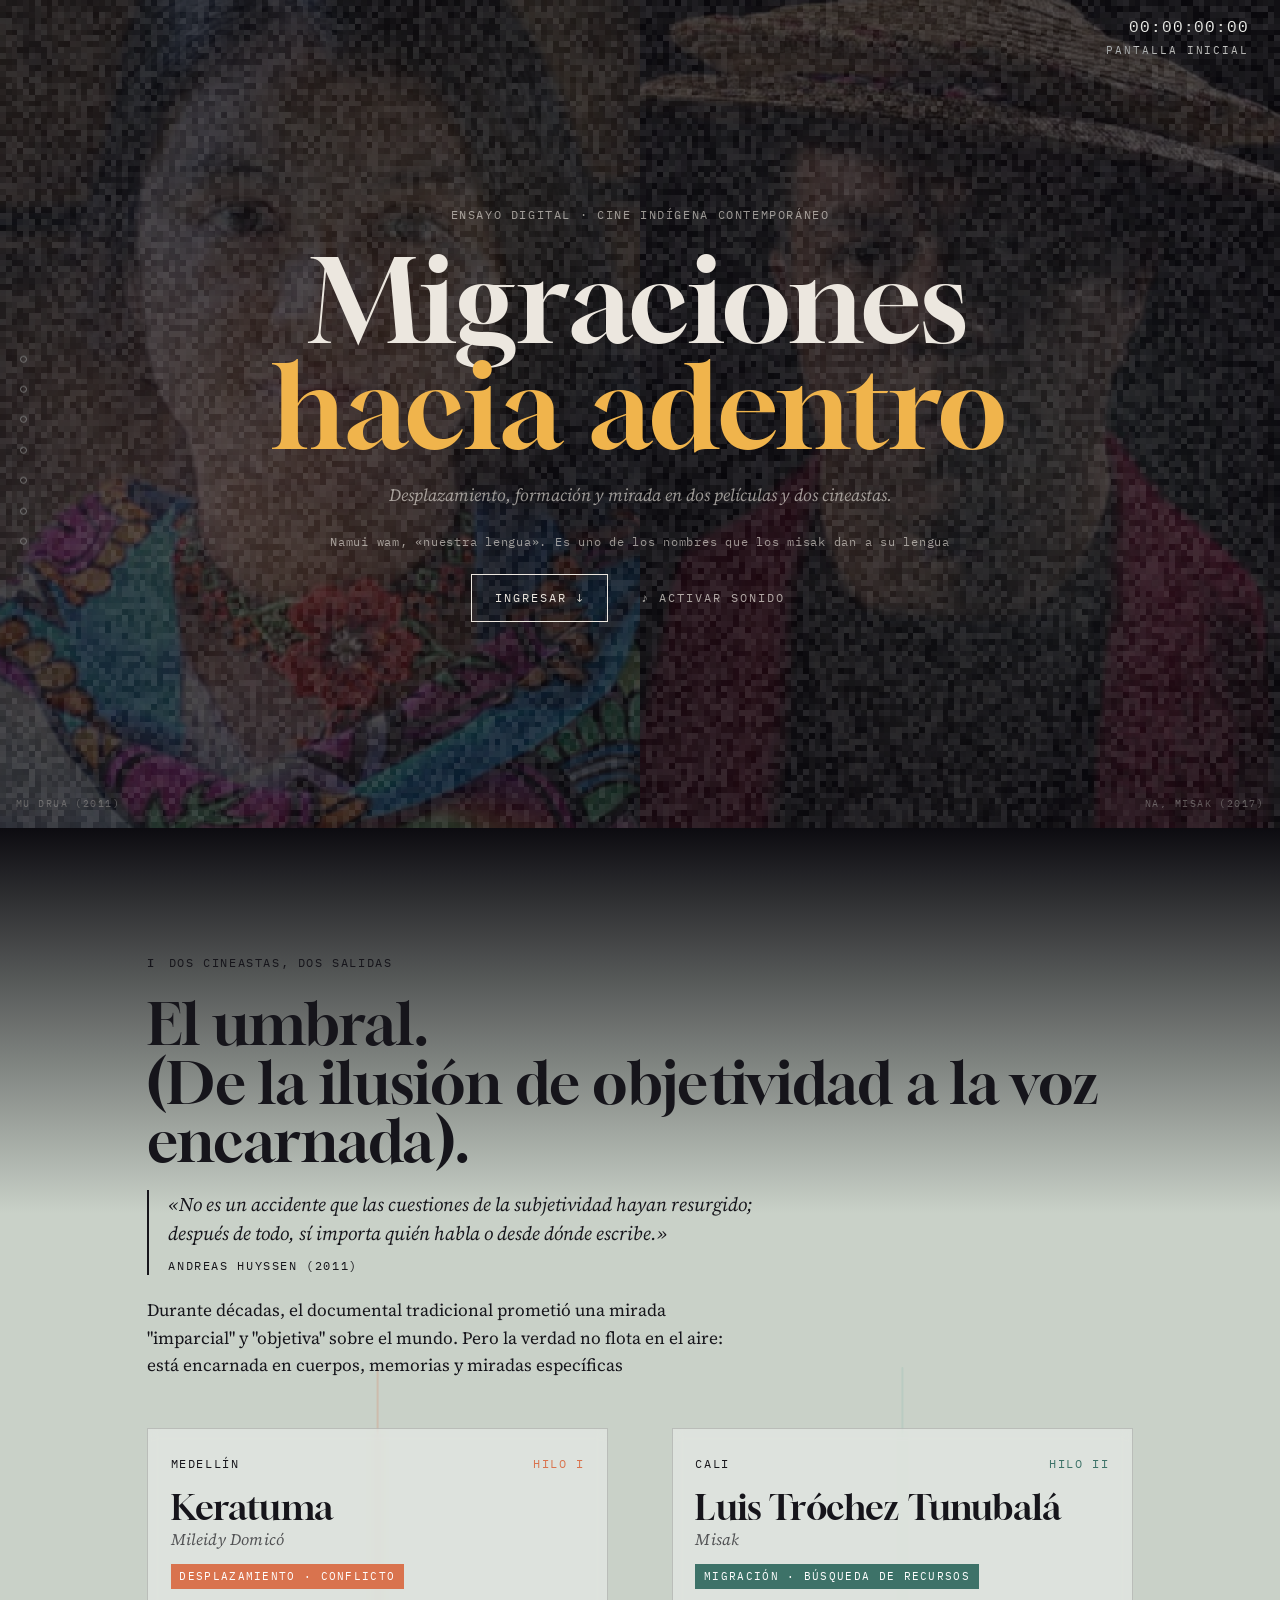
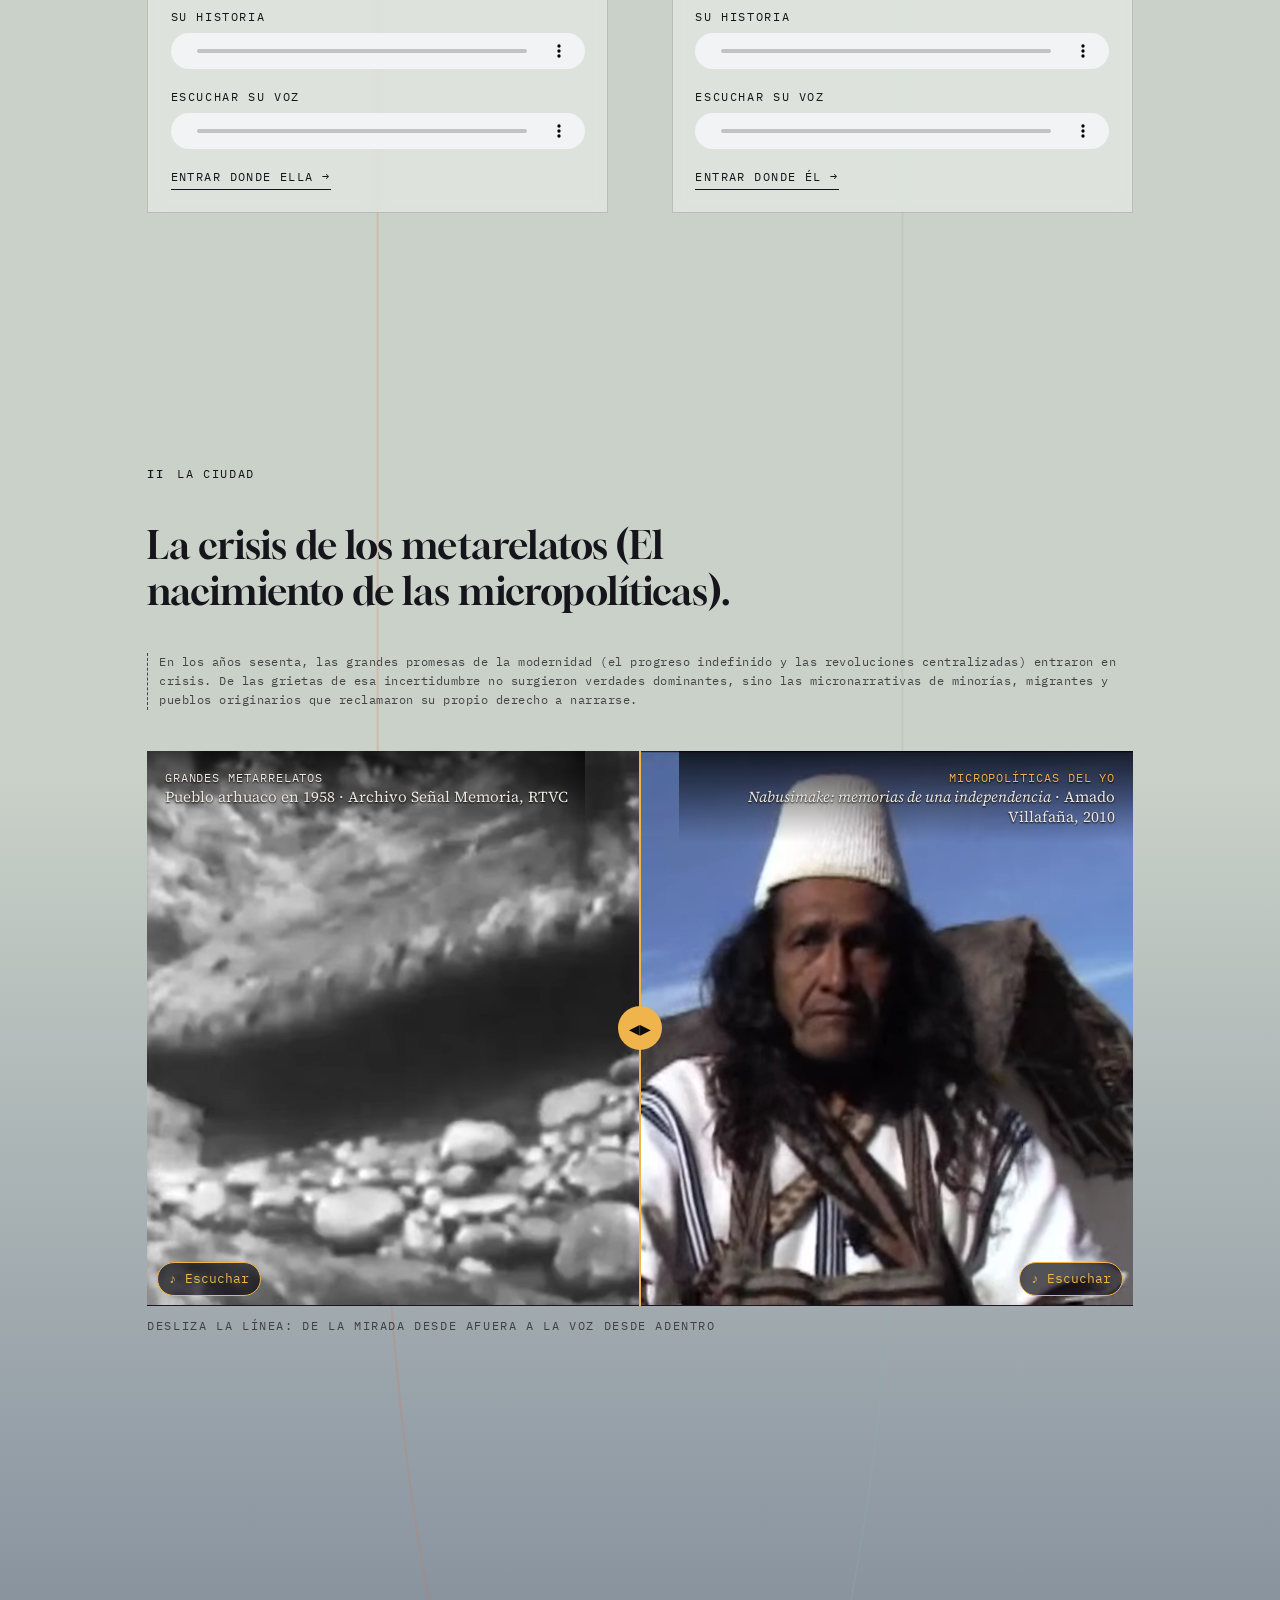
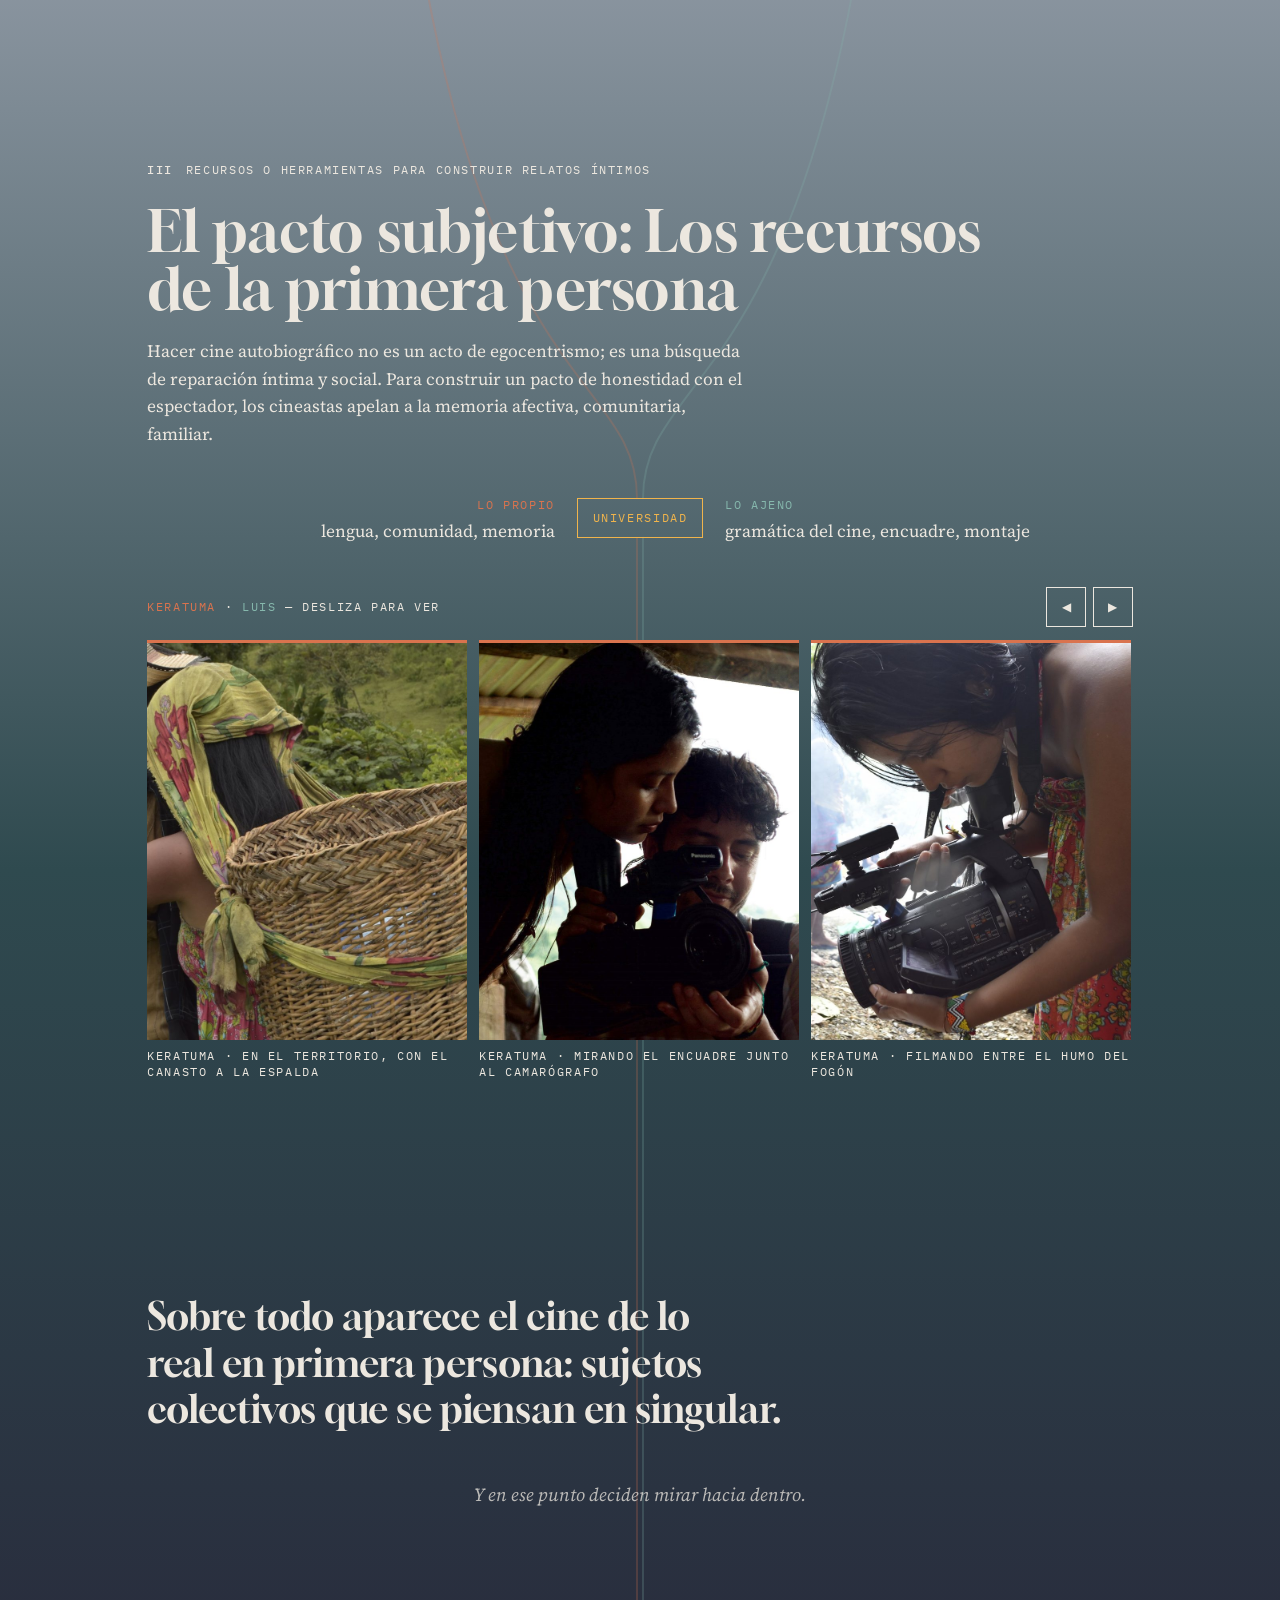
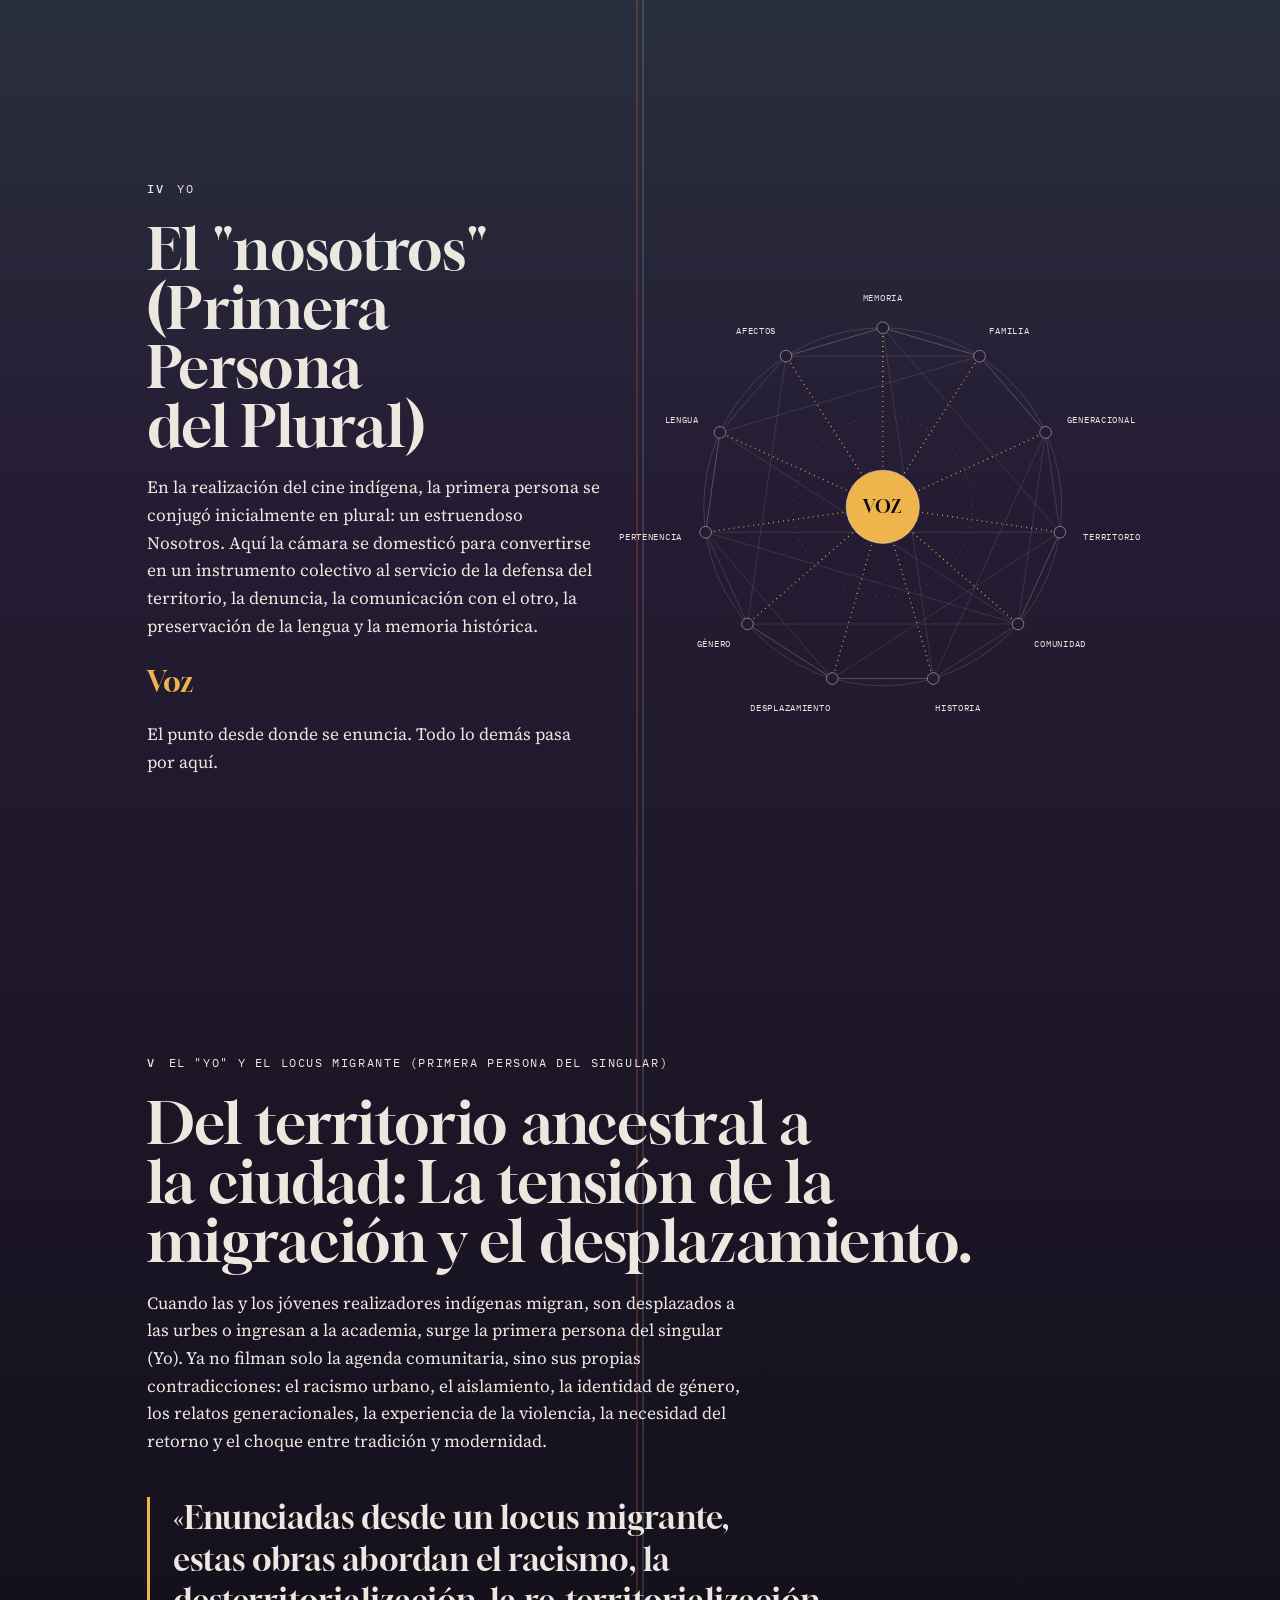
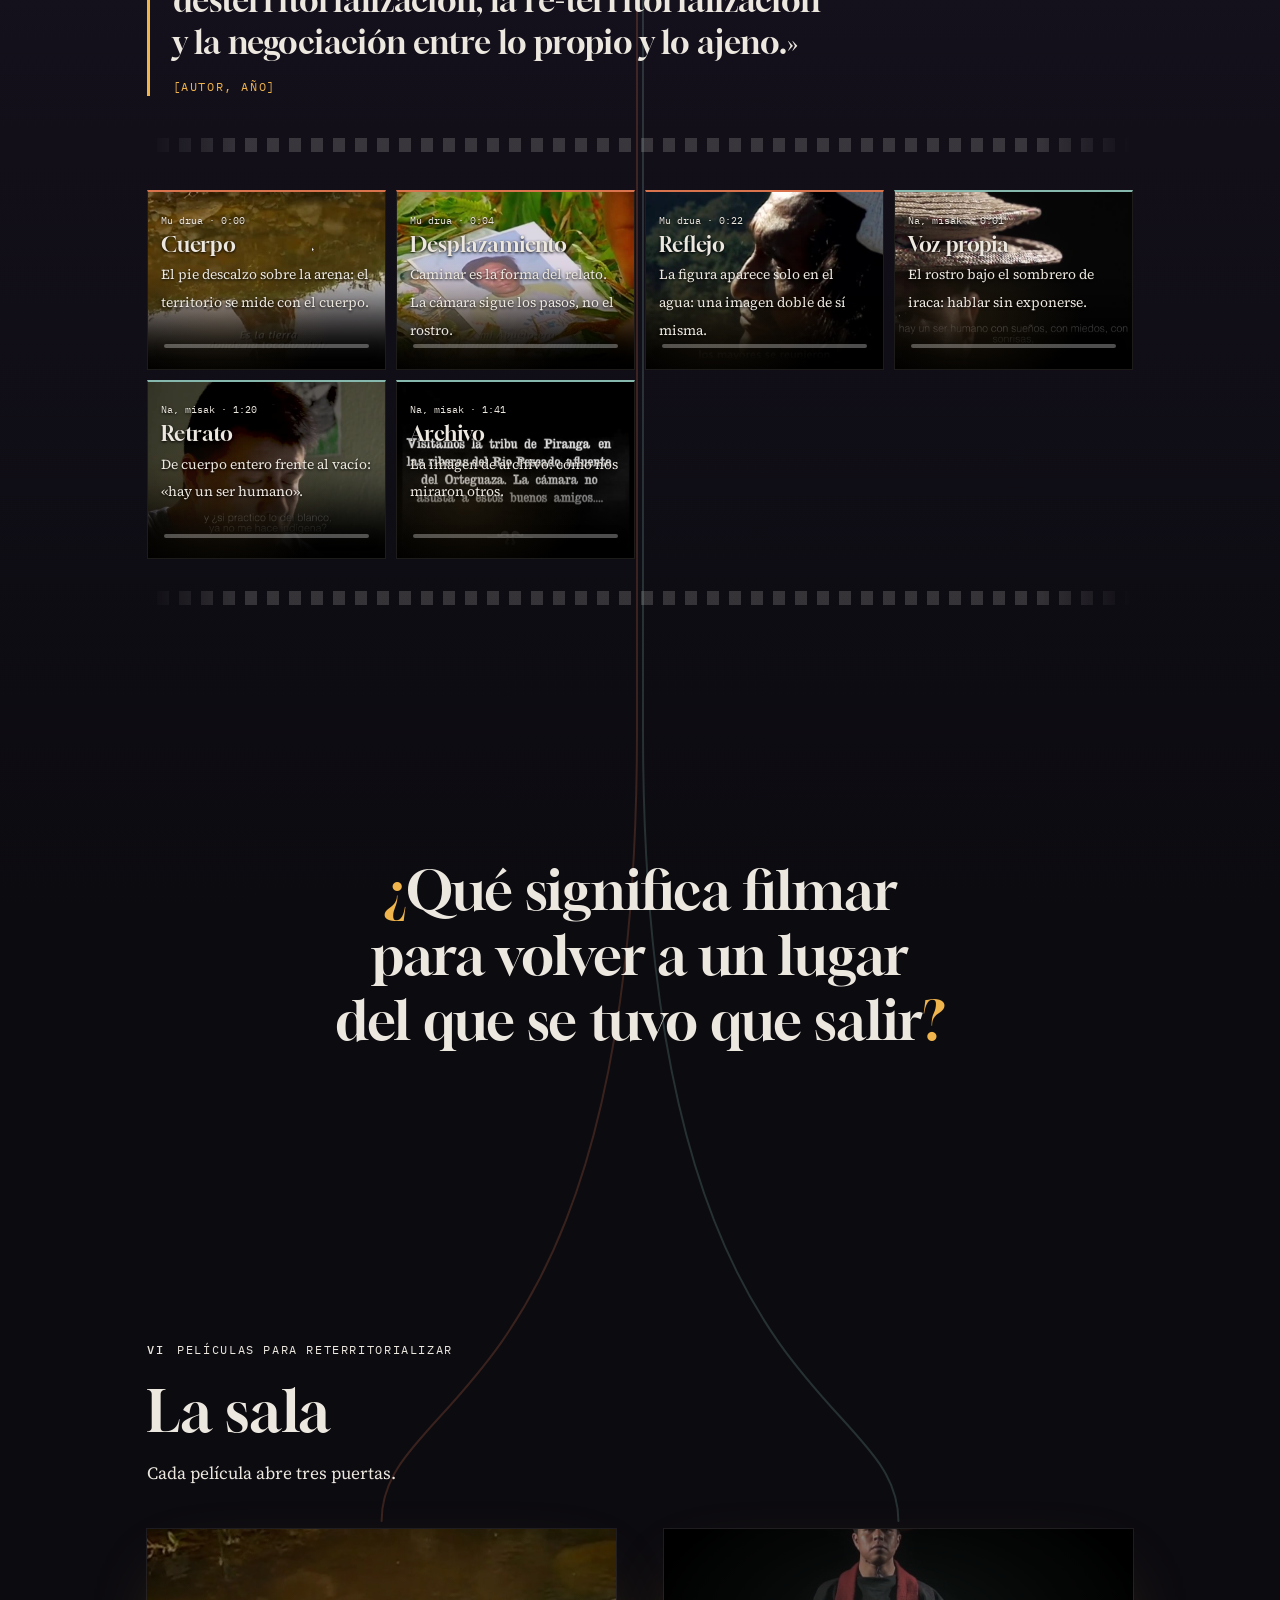
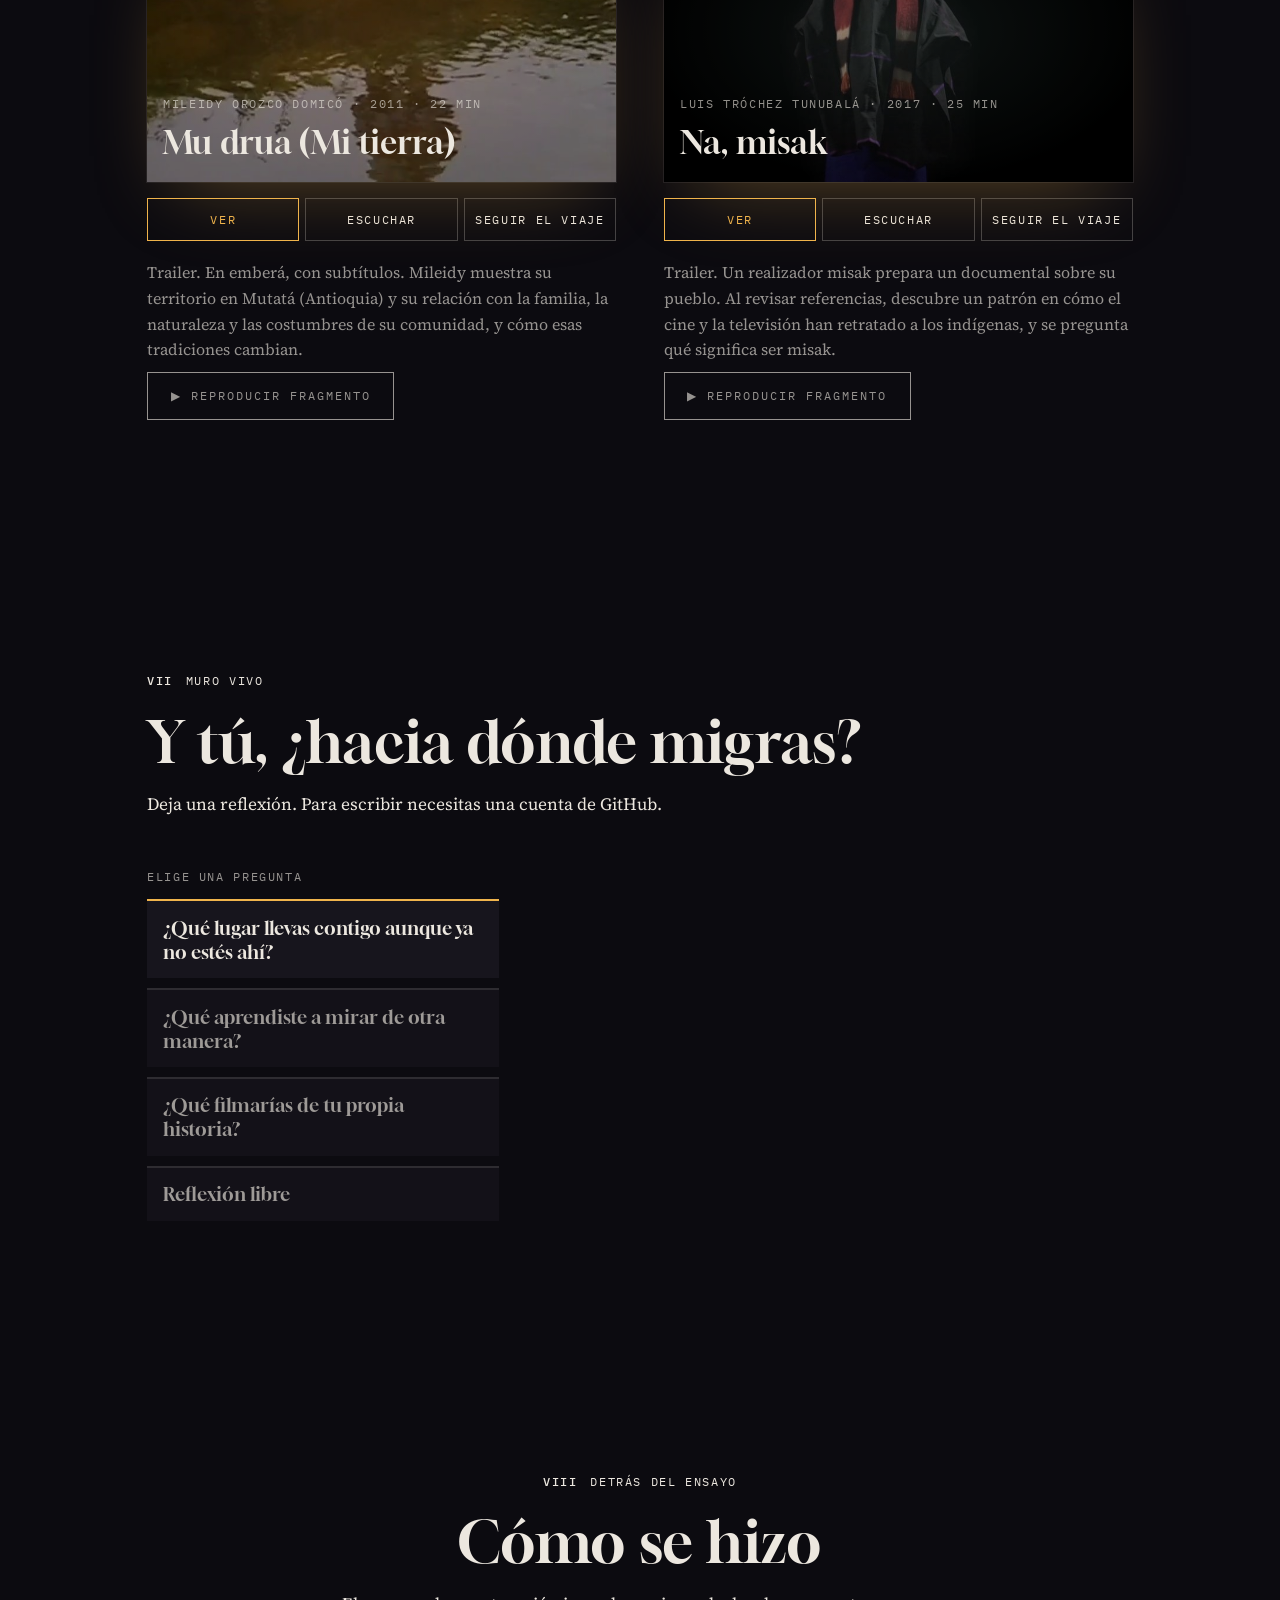
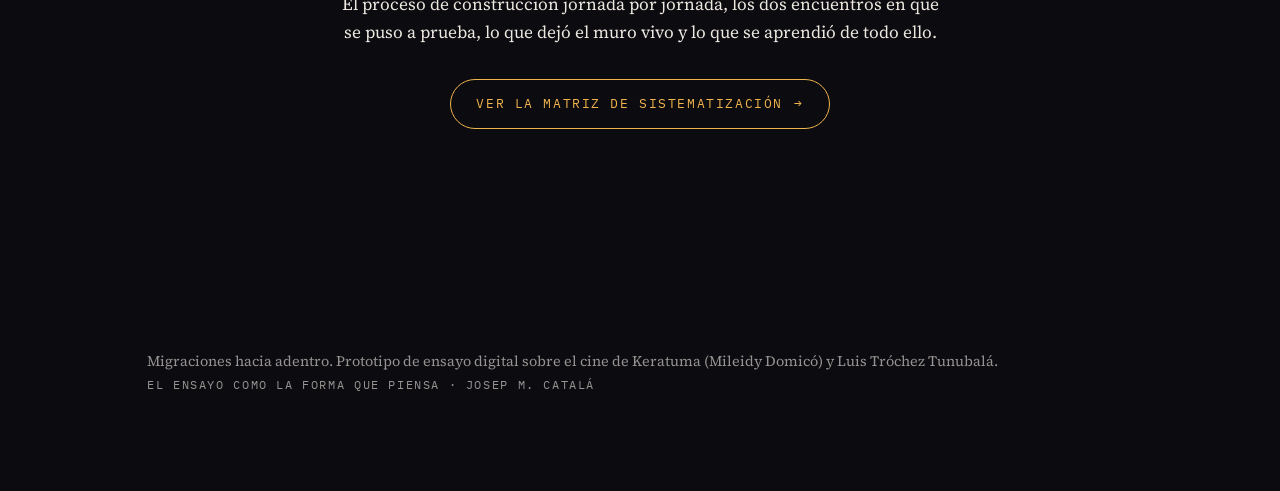
<file: index.html>
<!doctype html>
<html lang="es">
<head>
<meta charset="utf-8">
<meta name="viewport" content="width=device-width, initial-scale=1, viewport-fit=cover">
<title>Migraciones hacia adentro</title>
<meta name="description" content="Ensayo digital sobre desplazamiento, formación y mirada en el cine indígena contemporáneo: Keratuma (Mileidy Domicó) y Luis Tróchez Tunubalá.">
<link rel="preconnect" href="https://fonts.googleapis.com">
<link rel="preconnect" href="https://fonts.gstatic.com" crossorigin>
<link rel="stylesheet" href="https://fonts.googleapis.com/css2?family=Gloock&family=Source+Serif+4:ital,opsz,wght@0,8..60,300..600;1,8..60,300..500&family=IBM+Plex+Mono:wght@400;500&display=swap">
<link rel="stylesheet" href="estilos.css">
</head>
<body>
<div class="hud" aria-hidden="true"><div class="tc" id="tc">00:00:00:00</div><div class="st" id="st">Pantalla inicial</div></div>
<nav class="rail" aria-label="Estaciones del recorrido">
  <a href="#cineastas" data-s="cineastas"><i></i><span>Territorio</span></a>
  <a href="#ciudad" data-s="ciudad"><i></i><span>Ciudad</span></a>
  <a href="#formacion" data-s="formacion"><i></i><span>Formación</span></a>
  <a href="#yo" data-s="yo"><i></i><span>Yo · memoria</span></a>
  <a href="#filmar" data-s="filmar"><i></i><span>Filmar</span></a>
  <a href="#peliculas" data-s="peliculas"><i></i><span>Películas</span></a>
  <a href="#muro" data-s="muro"><i></i><span>Muro vivo</span></a>
</nav>

<!-- 0 · PANTALLA INICIAL -->
<header id="inicio" data-st="Pantalla inicial">
  <div class="frames" aria-hidden="true">
     <!-- IMAGEN IZQUIERDA (Keratuma)
         · src="..."  → nombre exacto de tu archivo
         · opacity    → cuánto se ve la imagen: 0.3 tenue, 0.6 medio, 0.8 fuerte
         · brightness → qué tan oscura: 0.4 muy oscura, 0.6 media, 1 original
         · el texto dentro de class="cap" es el pie de la esquina inferior -->
    <div class="frame a"><img src="keratuma-fotograma.jpg" alt="" style="position:absolute;inset:0;width:100%;height:100%;object-fit:cover;opacity:0.45;filter:brightness(0.6)"><div class="cap">Mu drua (2011)</div></div>
<!-- IMAGEN DERECHA (Luis): mismas indicaciones -->
    <div class="frame b"><img src="luis-fotograma.jpg" alt=""style="position:absolute;inset:0;width:100%;height:100%;object-fit:cover;opacity:0.6;filter:brightness(0.6)"><div class="cap">Na, misak (2017)</div></div>
  </div>
  <canvas class="grain" id="grain" aria-hidden="true"></canvas>
  <div class="inicio-in">
    <span class="label" style="color:var(--muted)">Ensayo digital · cine indígena contemporáneo</span>
    <h1>Migraciones<em>hacia adentro</em></h1>
    <p>Desplazamiento, formación y mirada en dos películas y dos cineastas.</p>
    <div class="voz" id="voz" aria-live="polite"></div>
    <div class="acciones"><a class="btn" href="#cineastas">Ingresar ↓</a><button class="btn ghost" id="sonido" type="button" hidden aria-pressed="false">♪ Activar sonido</button></div>
    <audio id="audioInicio" loop preload="none"></audio>
  </div>
</header>

<main id="descenso">
  <svg id="hilos" aria-hidden="true"></svg>

  <!-- 1 · CINEASTAS / TERRITORIO -->
  <section class="sec claro" id="cineastas" data-st="Territorio">
    <div class="wrap">
      <div class="eyebrow label"><b>I</b><span>Dos cineastas, dos salidas</span></div>
      <h2>El umbral.<br>(De la ilusión de objetividad a la voz encarnada).</h2>
            <!-- CITA: el texto va dentro de <p> … </p>; el autor y el año, dentro de <cite> … </cite> -->
      <blockquote class="prose" style="margin:0 0 1.4rem;padding-left:1.2rem;border-left:2px solid currentColor;font-style:italic;font-size:1.2rem;line-height:1.5">
        <p style="margin:0">«No es un accidente que las cuestiones de la subjetividad hayan resurgido; después de todo, sí importa quién habla o desde dónde escribe.»</p>
        <cite class="label" style="display:block;margin-top:.6rem;font-style:normal">Andreas Huyssen (2011)</cite>
      </blockquote>
      <p class="prose">Durante décadas, el documental tradicional prometió una mirada "imparcial" y "objetiva" sobre el mundo. Pero la verdad no flota en el aire: está encarnada en cuerpos, memorias y miradas específicas</p>
      <div class="duo">
        <article class="puerta a" id="puertaA">
          <div class="ciudad label"><span>Medellín</span><span style="color:var(--hiloA)">hilo I</span></div>
          <h3>Keratuma<small>Mileidy Domicó</small></h3>
          <span class="tipo">Desplazamiento · conflicto</span>
                    <!-- PERFIL narrado de Keratuma: cambia el nombre del archivo en src="..." -->
          <p class="label" style="margin:1.2rem 0 .4rem">Su historia</p>
          <audio controls preload="none" src="perfil-keratuma.mp3" style="display:block;width:100%;height:36px;color-scheme:light"></audio>
          <div class="frag" data-quien="a" hidden></div>
          <!-- VOZ de Keratuma: cambia el nombre del archivo en src="..." -->
          <p class="label" style="margin:1.2rem 0 .4rem">Escuchar su voz</p>
          <audio controls preload="none" src="keratuma-voz.mp3" style="display:block;width:100%;height:36px;color-scheme:light"></audio>
          <button class="abrir"style="display:block" aria-expanded="false">Entrar donde ella →</button>
        </article>
        <article class="puerta b" id="puertaB">
          <div class="ciudad label"><span>Cali</span><span style="color:#3d7268">hilo II</span></div>
          <h3>Luis Tróchez Tunubalá<small>Misak</small></h3>
          <span class="tipo">Migración · búsqueda de recursos</span>
                    <!-- PERFIL narrado de Luis: cambia el nombre del archivo en src="..." -->
          <p class="label" style="margin:1.2rem 0 .4rem">Su historia</p>
          <audio controls preload="none" src="perfil-luis.mp3" style="display:block;width:100%;height:36px;color-scheme:light"></audio>
          <div class="frag" data-quien="b" hidden></div>
          <!-- VOZ de Luis: cambia el nombre del archivo en src="..." -->
          <p class="label" style="margin:1.2rem 0 .4rem">Escuchar su voz</p>
          <audio controls preload="none" src="luis-voz.mp3" style="display:block;width:100%;height:36px;color-scheme:light"></audio>
          <button class="abrir"style="display:block" aria-expanded="false">Entrar donde él →</button>
        </article>
      </div>
    </div>
  </section>

  <!-- 2 · CIUDAD -->
  <section class="sec claro" id="ciudad" data-st="Ciudad">
    <div class="wrap">
      <div class="eyebrow label"><b>II</b><span>La ciudad</span></div>
      <p class="big">La crisis de los metarelatos (El nacimiento de las micropolíticas).</p>
      <p class="note">En los años sesenta, las grandes promesas de la modernidad (el progreso indefinido y las revoluciones centralizadas) entraron en crisis. De las grietas de esa incertidumbre no surgieron verdades dominantes, sino las micronarrativas de minorías, migrantes y pueblos originarios que reclamaron su propio derecho a narrarse.</p>
                    <!-- ================= DESLIZADOR DE LENTE EN VIDEO CON SONIDO =================
           · Video IZQUIERDO = metarrelatos.mp4  (data-lado="izq")
           · Video DERECHO  = micropoliticas.mp4 (data-lado="der")
           · Arrancan solos, en bucle y en silencio (los navegadores lo exigen).
           · Cada botón «♪ Escuchar» enciende el sonido de SU video y silencia el otro.
             Tocarlo de nuevo lo vuelve a silenciar.
           · poster="…" es la imagen que se ve mientras carga el video
           · value="50" = dónde empieza la línea (50 = en la mitad)
           =========================================================================== -->
      <figure class="lente" style="--pos:50%;position:relative;margin:2.6rem 0 0;max-width:100%;aspect-ratio:16/9;overflow:hidden;background:#1a1622;user-select:none;touch-action:pan-y">
        <!-- derecha: MICROPOLÍTICAS (va debajo) -->
        <video data-lado="der" poster="micropoliticas.jpg" autoplay muted loop playsinline preload="auto" aria-label="Amado Villafaña en Nabusimake: memorias de una independencia" style="position:absolute;inset:0;width:100%;height:100%;object-fit:cover"><source src="micropoliticas.mp4" type="video/mp4"><source src="micropoliticas.webm" type="video/webm"></video>
        <!-- izquierda: METARRELATOS (va encima, se recorta según la línea) -->
        <video data-lado="izq" poster="metarrelatos.jpg" autoplay muted loop playsinline preload="auto" aria-label="Pueblo arhuaco en 1958, archivo Señal Memoria" style="position:absolute;inset:0;width:100%;height:100%;object-fit:cover;filter:grayscale(1) contrast(1.1);clip-path:inset(0 calc(100% - var(--pos)) 0 0)"><source src="metarrelatos.mp4" type="video/mp4"><source src="metarrelatos.webm" type="video/webm"></video>
        <figcaption style="position:absolute;left:0;top:0;max-width:46%;padding:clamp(.5rem,2vw,1rem) clamp(.6rem,2vw,1.1rem);line-height:1.3;font-size:clamp(.66rem,2.2vw,.95rem);color:#ece7df;background:linear-gradient(to bottom,rgba(0,0,0,.75),transparent);text-shadow:0 1px 2px #000">
          <span class="label" style="font-size:clamp(.52rem,1.6vw,.72rem);letter-spacing:.08em">Grandes metarrelatos</span><br>
          <span style="font-size:clamp(.66rem,2.2vw,.95rem)">Pueblo arhuaco en 1958 · Archivo Señal Memoria, RTVC</span>
        </figcaption>
        <figcaption style="position:absolute;right:0;top:0;max-width:46%;padding:clamp(.5rem,2vw,1rem) clamp(.6rem,2vw,1.1rem);line-height:1.3;font-size:clamp(.66rem,2.2vw,.95rem);text-align:right;color:#ece7df;background:linear-gradient(to bottom,rgba(0,0,0,.75),transparent);text-shadow:0 1px 2px #000">
          <span class="label" style="color:var(--luz);font-size:clamp(.52rem,1.6vw,.72rem);letter-spacing:.08em">Micropolíticas del yo</span><br>
          <span style="font-size:clamp(.66rem,2.2vw,.95rem)"><i>Nabusimake: memorias de una independencia</i> · Amado Villafaña, 2010</span>
        </figcaption>
        <!-- la línea y su manija -->
        <div aria-hidden="true" style="position:absolute;top:0;bottom:0;left:var(--pos);width:2px;margin-left:-1px;background:var(--luz);pointer-events:none">
          <span style="position:absolute;top:50%;left:50%;width:clamp(32px,6vw,44px);height:clamp(32px,6vw,44px);transform:translate(-50%,-50%);border-radius:50%;background:var(--luz);color:#0c0b10;display:grid;place-items:center;font-family:var(--mono);font-size:clamp(.6rem,1.8vw,.9rem)">◀▶</span>
        </div>
        <!-- control invisible que mueve la línea (funciona con mouse, dedo y teclado) -->
        <input type="range" min="0" max="100" value="50" aria-label="Deslizar entre metarrelatos y micropolíticas"
               oninput="this.parentNode.style.setProperty('--pos', this.value + '%')"
               style="position:absolute;inset:0;width:100%;height:100%;margin:0;opacity:0;cursor:ew-resize">
        <!-- botones de sonido: data-son="izq" = metarrelatos · data-son="der" = micropolíticas -->
        <button type="button" data-son="izq" onclick="sonarLente(this)"
                style="position:absolute;left:.6rem;bottom:.6rem;z-index:3;font:inherit;font-family:var(--mono);font-size:clamp(.6rem,1.8vw,.8rem);padding:.35rem .7rem;border-radius:999px;border:1px solid var(--luz);background:rgba(12,11,16,.7);color:var(--luz);cursor:pointer">♪ Escuchar</button>
        <button type="button" data-son="der" onclick="sonarLente(this)"
                style="position:absolute;right:.6rem;bottom:.6rem;z-index:3;font:inherit;font-family:var(--mono);font-size:clamp(.6rem,1.8vw,.8rem);padding:.35rem .7rem;border-radius:999px;border:1px solid var(--luz);background:rgba(12,11,16,.7);color:var(--luz);cursor:pointer">♪ Escuchar</button>
        <script>
        /* Enciende el sonido de un video del deslizador y silencia el otro. */
        function sonarLente(boton){
          var fig = boton.closest('figure.lente');
          var elegido = fig.querySelector('video[data-lado="' + boton.dataset.son + '"]');
          var encender = elegido.muted;
          fig.querySelectorAll('video').forEach(function(v){ v.muted = true; });
          elegido.muted = !encender;
          elegido.volume = 1;
          /* al quitar el silencio el navegador puede pausarlo: lo volvemos a arrancar */
          fig.querySelectorAll('video').forEach(function(v){ var p = v.play(); if (p && p.catch) p.catch(function(){}); });
          fig.querySelectorAll('button[data-son]').forEach(function(b){
            var v = fig.querySelector('video[data-lado="' + b.dataset.son + '"]');
            b.textContent = v.muted ? '♪ Escuchar' : '♪ Silenciar';
          });
        }
        </script>
      </figure>
      <p class="label" style="margin-top:.7rem;opacity:.7">Desliza la línea: de la mirada desde afuera a la voz desde adentro</p>
    </div>
  </section>

  <div class="gap"></div>

  <!-- 3 · FORMACIÓN / CANIBALIZACIÓN -->
  <section class="sec" id="formacion" data-st="Formación">
    <div class="wrap">
      <div class="eyebrow label"><b>III</b><span>Recursos o herramientas para construir relatos íntimos</span></div>
      <h2>El pacto subjetivo: Los recursos de la primera persona</h2>
      <p class="prose">Hacer cine autobiográfico no es un acto de egocentrismo; es una búsqueda de reparación íntima y social. Para construir un pacto de honestidad con el espectador, los cineastas apelan a la memoria afectiva, comunitaria, familiar.</p>
      <div class="cruce">
        <div><span class="label" style="color:var(--hiloA)">Lo propio</span><br>lengua, comunidad, memoria</div>
        <div class="c">universidad</div>
        <div><span class="label" style="color:var(--hiloB)">Lo ajeno</span><br>gramática del cine, encuadre, montaje</div>
      </div>
            <!-- ================= GALERÍA DESLIZABLE (swipe) =================
           · Cada foto es un <figure>. Cambia el nombre en src="…" y el pie en <figcaption>
           · Fotos verticales 4:5 (800 × 1000). Para agregar una, copia un <figure> … </figure> completo
           · Para quitar una foto, borra su <figure> … </figure> completo
           · Se desliza con el dedo, con el trackpad o con las flechas ◀ ▶
           ================================================================ -->
      <div class="galeria-swipe" style="position:relative;margin:2.6rem 0 0">
        <div class="label" style="display:flex;justify-content:space-between;align-items:center;gap:1rem;margin-bottom:.8rem">
          <span><span style="color:var(--hiloA)">Keratuma</span> · <span style="color:var(--hiloB)">Luis</span> — desliza para ver</span>
          <span style="display:flex;gap:.4rem">
            <button type="button" aria-label="Foto anterior" onclick="var p=this.closest('.galeria-swipe').querySelector('.pista');p.scrollBy({left:-p.clientWidth*.8,behavior:'smooth'})" style="width:40px;height:40px;border:1px solid currentColor;background:transparent;cursor:pointer">◀</button>
            <button type="button" aria-label="Foto siguiente" onclick="var p=this.closest('.galeria-swipe').querySelector('.pista');p.scrollBy({left:p.clientWidth*.8,behavior:'smooth'})" style="width:40px;height:40px;border:1px solid currentColor;background:transparent;cursor:pointer">▶</button>
          </span>
        </div>
        <div class="pista" tabindex="0" aria-label="Galería de fotos de Keratuma y Luis" style="display:flex;gap:12px;overflow-x:auto;scroll-snap-type:x mandatory;scroll-behavior:smooth;-webkit-overflow-scrolling:touch;padding-bottom:.8rem;scrollbar-width:thin">
          <figure style="flex:0 0 clamp(220px,28vw,320px);margin:0;scroll-snap-align:start">
            <img src="galeria-keratuma-1.jpg" alt="Mileidy de espaldas cargando un canasto tejido" loading="lazy" style="display:block;width:100%;aspect-ratio:4/5;object-fit:cover;background:#1a1622;border-top:3px solid var(--hiloA)">
            <figcaption class="label" style="margin-top:.5rem;line-height:1.4">Keratuma · En el territorio, con el canasto a la espalda</figcaption>
          </figure>
          <figure style="flex:0 0 clamp(220px,28vw,320px);margin:0;scroll-snap-align:start">
            <img src="galeria-keratuma-2.jpg" alt="Mileidy revisa el visor de la cámara junto a un camarógrafo" loading="lazy" style="display:block;width:100%;aspect-ratio:4/5;object-fit:cover;background:#1a1622;border-top:3px solid var(--hiloA)">
            <figcaption class="label" style="margin-top:.5rem;line-height:1.4">Keratuma · Mirando el encuadre junto al camarógrafo</figcaption>
          </figure>
          <figure style="flex:0 0 clamp(220px,28vw,320px);margin:0;scroll-snap-align:start">
            <img src="galeria-keratuma-3.jpg" alt="Mileidy filma con una cámara de video junto a un fogón" loading="lazy" style="display:block;width:100%;aspect-ratio:4/5;object-fit:cover;background:#1a1622;border-top:3px solid var(--hiloA)">
            <figcaption class="label" style="margin-top:.5rem;line-height:1.4">Keratuma · Filmando entre el humo del fogón</figcaption>
          </figure>
          <figure style="flex:0 0 clamp(220px,28vw,320px);margin:0;scroll-snap-align:start">
            <img src="galeria-keratuma-4.jpg" alt="Mileidy filma sentada en una calle de la ciudad" loading="lazy" style="display:block;width:100%;aspect-ratio:4/5;object-fit:cover;background:#1a1622;border-top:3px solid var(--hiloA)">
            <figcaption class="label" style="margin-top:.5rem;line-height:1.4">Keratuma · Medellín: la cámara en la ciudad</figcaption>
          </figure>
          <figure style="flex:0 0 clamp(220px,28vw,320px);margin:0;scroll-snap-align:start">
            <img src="galeria-luis-1.jpg" alt="Retrato de un hombre misak con sombrero de iraca y bufanda roja" loading="lazy" style="display:block;width:100%;aspect-ratio:4/5;object-fit:cover;background:#1a1622;border-top:3px solid var(--hiloB)">
            <figcaption class="label" style="margin-top:.5rem;line-height:1.4">Luis · Retrato con el sombrero de iraca</figcaption>
          </figure>
          <figure style="flex:0 0 clamp(220px,28vw,320px);margin:0;scroll-snap-align:start">
            <img src="galeria-luis-2.jpg" alt="Equipo de rodaje con cámara y micrófono en una habitación" loading="lazy" style="display:block;width:100%;aspect-ratio:4/5;object-fit:cover;background:#1a1622;border-top:3px solid var(--hiloB)">
            <figcaption class="label" style="margin-top:.5rem;line-height:1.4">Luis · En el set: preparando una escena</figcaption>
          </figure>
          <figure style="flex:0 0 clamp(220px,28vw,320px);margin:0;scroll-snap-align:start">
            <img src="galeria-luis-3.jpg" alt="Hombre de camisa blanca con los brazos cruzados durante un rodaje" loading="lazy" style="display:block;width:100%;aspect-ratio:4/5;object-fit:cover;background:#1a1622;border-top:3px solid var(--hiloB)">
            <figcaption class="label" style="margin-top:.5rem;line-height:1.4">Luis · Rodaje: frente a la cámara</figcaption>
          </figure>
        </div>
      </div>
      <div class="gap"></div>
      <p class="big">Sobre todo aparece el cine de lo real en primera persona: sujetos colectivos que se piensan en singular.</p>
      <p class="susurro" style="margin-top:3rem">Y en ese punto deciden mirar hacia dentro.</p>
    </div>
  </section>

  <!-- 4 · El Cine indígena en primera persona -->
  <section class="sec" id="yo" data-st="Yo · memoria">
    <div class="wrap">
      <div class="eyebrow label"><b>IV</b><span>Yo</span></div>
      <div class="yo-grid">
        <div>
          <h2>El "nosotros" (Primera Persona del Plural) </h2>
          <p class="prose">En la realización del cine indígena, la primera persona se conjugó inicialmente en plural: un estruendoso Nosotros. Aquí la cámara se domesticó para convertirse en un instrumento colectivo al servicio de la defensa del territorio, la denuncia, la comunicación con el otro, la preservación de la lengua y la memoria histórica.</p>
          <div class="lectura" id="lectura" aria-live="polite">
            <h3>Voz</h3>
            <p>El punto desde donde se enuncia. Todo lo demás pasa por aquí.</p>
          </div>
        </div>
        <div class="diagrama"><svg id="diag" viewBox="-300 -300 600 600" role="img" aria-label="Diagrama relacional de conceptos alrededor de la voz"></svg></div>
      </div>
    </div>
  </section>

  <!-- 5 · FILMAR -->
  <section class="sec" id="filmar" data-st="Filmar">
    <div class="wrap">
      <div class="eyebrow label"><b>V</b><span>EL "YO" Y EL LOCUS MIGRANTE (Primera Persona del Singular)</span></div>
      <h2>Del territorio ancestral a la ciudad: La tensión de la migración y el desplazamiento.</h2>
      <p class="prose">Cuando las y los jóvenes realizadores indígenas migran, son desplazados a las urbes o ingresan a la academia, surge la primera persona del singular (Yo). Ya no filman solo la agenda comunitaria, sino sus propias contradicciones: el racismo urbano, el aislamiento, la identidad de género, los relatos generacionales, la experiencia de la violencia, la necesidad del retorno y el choque entre tradición y modernidad.</p>
      <!-- CITA DESTACADA: el texto va dentro de <p> … </p>; el autor y el año, dentro de <cite> … </cite> -->
      <blockquote style="margin:2.6rem 0;padding:0 0 0 1.4rem;border-left:3px solid var(--luz);max-width:46rem">
        <p style="margin:0;font-family:var(--display);font-size:clamp(1.35rem,3vw,2rem);line-height:1.3;text-wrap:balance">«Enunciadas desde un locus migrante, estas obras abordan el racismo, la desterritorialización, la re-territorialización y la negociación entre lo propio y lo ajeno.»</p>
        <cite class="label" style="display:block;margin-top:.9rem;font-style:normal;color:var(--luz)">[Autor, año]</cite>
      </blockquote>
      <div class="perfo" aria-hidden="true"></div>
            <!-- ================= HOJA DE CONTACTOS CON CORTOS =================
           Cada recuadro tiene un corto: se ve la foto, y al tocar ▶ se proyecta el video dentro del recuadro.
           · src="…" de <source> → el video (.mp4)     · poster="…" → la foto que se ve antes de dar play
           · el texto pequeño de arriba (película · minuto), el título (<b>) y la frase (<small>)
           La línea <div id="contactos" hidden></div> debe quedarse: la usa el código.
           ================================================================= -->
      <div id="contactos" hidden></div>
      <div class="contactos">
        <div class="cuadro" style="background:#000;border-top:2px solid var(--hiloA)">
          <video poster="corto-3-2.jpg" controls preload="none" playsinline style="position:absolute;inset:0;width:100%;height:100%;object-fit:cover;background:#000;z-index:0"><source src="corto-3-2.mp4" type="video/mp4"></video>
          <div style="position:relative;z-index:1;pointer-events:none;text-shadow:0 1px 3px #000"><span class="tcode" style="color:#ece7df">Mu drua · 0:00</span><br><b style="color:#ece7df">Cuerpo</b><br><small style="color:#ece7df">El pie descalzo sobre la arena: el territorio se mide con el cuerpo.</small></div>
        </div>
        <div class="cuadro" style="background:#000;border-top:2px solid var(--hiloA)">
          <video poster="corto-3-6.jpg" controls preload="none" playsinline style="position:absolute;inset:0;width:100%;height:100%;object-fit:cover;background:#000;z-index:0"><source src="corto-3-6.mp4" type="video/mp4"></video>
          <div style="position:relative;z-index:1;pointer-events:none;text-shadow:0 1px 3px #000"><span class="tcode" style="color:#ece7df">Mu drua · 0:04</span><br><b style="color:#ece7df">Desplazamiento</b><br><small style="color:#ece7df">Caminar es la forma del relato. La cámara sigue los pasos, no el rostro.</small></div>
        </div>
        <div class="cuadro" style="background:#000;border-top:2px solid var(--hiloA)">
          <video poster="corto-3-5.jpg" controls preload="none" playsinline style="position:absolute;inset:0;width:100%;height:100%;object-fit:cover;background:#000;z-index:0"><source src="corto-3-5.mp4" type="video/mp4"></video>
          <div style="position:relative;z-index:1;pointer-events:none;text-shadow:0 1px 3px #000"><span class="tcode" style="color:#ece7df">Mu drua · 0:22</span><br><b style="color:#ece7df">Reflejo</b><br><small style="color:#ece7df">La figura aparece solo en el agua: una imagen doble de sí misma.</small></div>
        </div>
        <div class="cuadro" style="background:#000;border-top:2px solid var(--hiloB)">
          <video poster="corto-3-1.jpg" controls preload="none" playsinline style="position:absolute;inset:0;width:100%;height:100%;object-fit:cover;background:#000;z-index:0"><source src="corto-3-1.mp4" type="video/mp4"></video>
          <div style="position:relative;z-index:1;pointer-events:none;text-shadow:0 1px 3px #000"><span class="tcode" style="color:#ece7df">Na, misak · 0:01</span><br><b style="color:#ece7df">Voz propia</b><br><small style="color:#ece7df">El rostro bajo el sombrero de iraca: hablar sin exponerse.</small></div>
        </div>
        <div class="cuadro" style="background:#000;border-top:2px solid var(--hiloB)">
          <video poster="corto-3-3.jpg" controls preload="none" playsinline style="position:absolute;inset:0;width:100%;height:100%;object-fit:cover;background:#000;z-index:0"><source src="corto-3-3.mp4" type="video/mp4"></video>
          <div style="position:relative;z-index:1;pointer-events:none;text-shadow:0 1px 3px #000"><span class="tcode" style="color:#ece7df">Na, misak · 1:20</span><br><b style="color:#ece7df">Retrato</b><br><small style="color:#ece7df">De cuerpo entero frente al vacío: «hay un ser humano».</small></div>
        </div>
        <div class="cuadro" style="background:#000;border-top:2px solid var(--hiloB)">
          <video poster="corto-3-7.jpg" controls preload="none" playsinline style="position:absolute;inset:0;width:100%;height:100%;object-fit:cover;background:#000;z-index:0"><source src="corto-3-7.mp4" type="video/mp4"></video>
          <div style="position:relative;z-index:1;pointer-events:none;text-shadow:0 1px 3px #000"><span class="tcode" style="color:#ece7df">Na, misak · 1:41</span><br><b style="color:#ece7df">Archivo</b><br><small style="color:#ece7df">La imagen de archivo: cómo nos miraron otros.</small></div>
        </div>
      </div>   
      <div class="perfo" aria-hidden="true"></div>
    </div>
  </section>

  <!-- 6 · PREGUNTA -->
  <section class="sec" id="pregunta" data-st="Pregunta">
    <div class="wrap">
      <p class="big">Qué significa filmar para volver a un lugar del que se tuvo que salir</p>
      <p class="note" style="display:inline-block;text-align:left"</p>
    </div>
  </section>

  <!-- 7 · PELÍCULAS -->
  <section class="sec" id="peliculas" data-st="Películas">
    <div class="wrap">
      <div class="eyebrow label"><b>VI</b><span>Películas para reterritorializar</span></div>
      <h2>La sala</h2>
      <p class="prose">Cada película abre tres puertas.</p>
      <div class="sala">
        <article class="peli a" data-peli="a">
          <div class="pantalla"><img src="fragmento-keratuma-3.jpg" alt="" style="position:absolute;inset:0;width:100%;height:100%;object-fit:cover;opacity:.55"><div class="t"><span class="label">Keratuma · año</span><h3>[Título de la película]</h3></div></div>
          <div class="puertas" role="group" aria-label="Puertas de la película de Keratuma">
            <button data-p="ver" aria-pressed="true">Ver</button>
            <button data-p="escuchar" aria-pressed="false">Escuchar</button>
            <button data-p="viaje" aria-pressed="false">Seguir el viaje</button>
          </div>
          <div class="panel" aria-live="polite"></div>
        </article>
        <article class="peli b" data-peli="b">
          <div class="pantalla"><img src="fragmento-luis-3.jpg" alt="" style="position:absolute;inset:0;width:100%;height:100%;object-fit:cover;opacity:.55"><div class="t"><span class="label">Luis Tróchez Tunubalá · año</span><h3>[Título de la película]</h3></div></div>
          <div class="puertas" role="group" aria-label="Puertas de la película de Luis Tróchez Tunubalá">
            <button data-p="ver" aria-pressed="true">Ver</button>
            <button data-p="escuchar" aria-pressed="false">Escuchar</button>
            <button data-p="viaje" aria-pressed="false">Seguir el viaje</button>
          </div>
          <div class="panel" aria-live="polite"></div>
        </article>
      </div>
    </div>
  </section>
</main>

<!-- 8 · MURO VIVO -->
<section class="sec" id="muro" data-st="Muro vivo">
  <div class="wrap">
    <div class="eyebrow label"><b>VII</b><span>Muro vivo</span></div>
    <h2>Y tú, ¿hacia dónde migras?</h2>
    <p class="prose">Deja una reflexión. Para escribir necesitas una cuenta de GitHub.</p>
    <div class="muro-grid">
      <div>
        <p class="label" style="color:var(--muted)">Elige una pregunta</p>
        <div class="preguntas" id="preguntas" role="tablist" aria-label="Preguntas del muro"></div>
      </div>
      <div>
        <div class="giscus"></div>
        <div class="vacio" id="vacio" hidden>El muro todavía no está conectado. Sigue los pasos de «Activar el muro vivo» en el README.</div>
      </div>
    </div>
  </div>
</section>

      <!-- ================= BOTÓN: MATRIZ DE SISTEMATIZACIÓN =================
           Lleva a sistematizacion.html, que debe estar en esta misma carpeta.
           · Para cambiar el texto del botón, edita lo que está entre > y <.
           · Si prefieres que abra en una pestaña nueva, añade  target="_blank"
             dentro de la etiqueta <a …>.
           ===================================================================== -->
<section class="sec" id="sistematizacion" data-st="Sistematización">
  <div class="wrap" style="text-align:center">
    <div class="eyebrow label" style="justify-content:center"><b>VIII</b><span>Detrás del ensayo</span></div>
    <h2>Cómo se hizo</h2>
    <p class="prose" style="margin-left:auto;margin-right:auto">El proceso de construcción jornada por jornada, los dos encuentros en que se puso a prueba, lo que dejó el muro vivo y lo que se aprendió de todo ello.</p>
    <p style="margin-top:2rem">
      <a href="sistematizacion.html" style="display:inline-flex;align-items:center;gap:.7rem;font-family:var(--mono);font-size:.82rem;letter-spacing:.12em;text-transform:uppercase;color:var(--luz);border:1px solid var(--luz);padding:.85rem 1.6rem;border-radius:999px;text-decoration:none">
        <span>Ver la matriz de sistematización</span><span aria-hidden="true">→</span>
      </a>
    </p>
  </div>
</section>

<footer class="wrap">
  <p>Migraciones hacia adentro. Prototipo de ensayo digital sobre el cine de Keratuma (Mileidy Domicó) y Luis Tróchez Tunubalá.<br>
  <span class="label">El ensayo como la forma que piensa · Josep M. Catalá</span></p>
</footer>

<!-- Primero el contenido (textos editables), luego la lógica -->
<script src="contenido.js"></script>
<script src="app.js"></script>
</body>
</html>
</file>
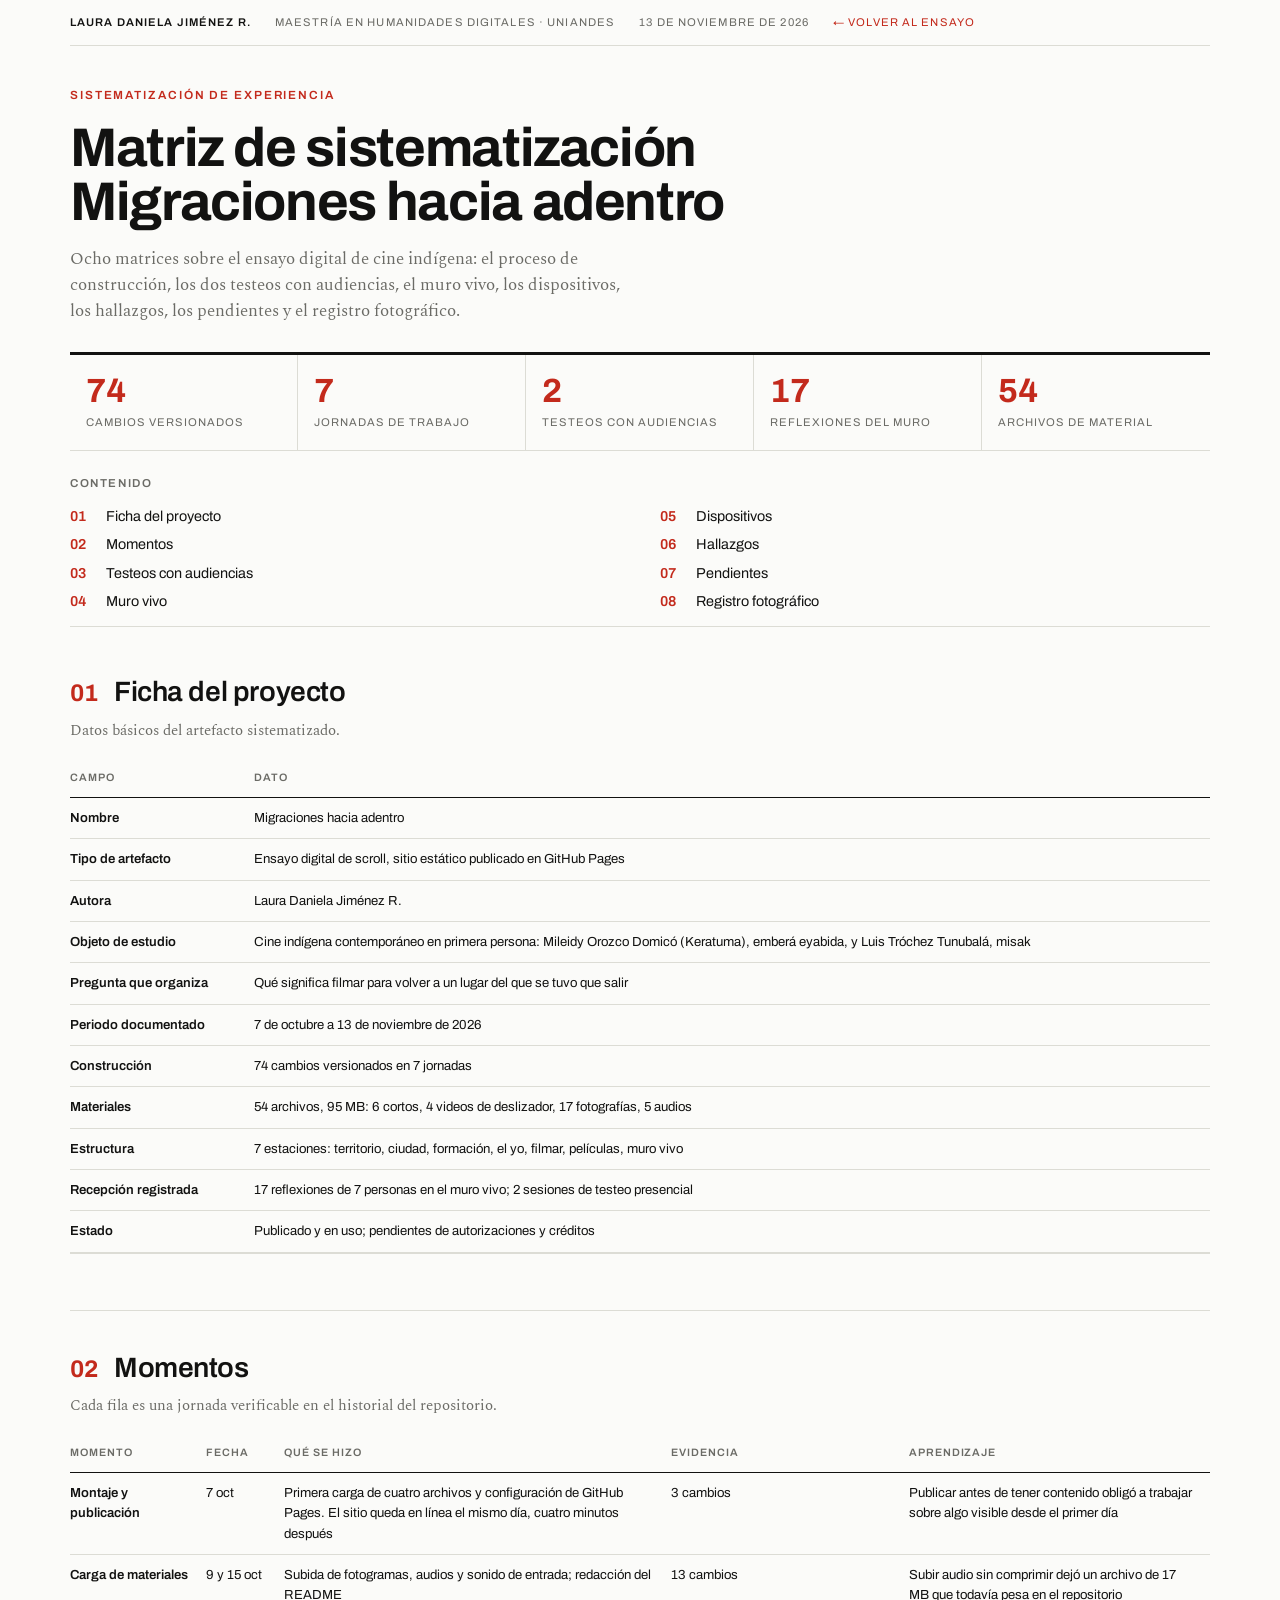
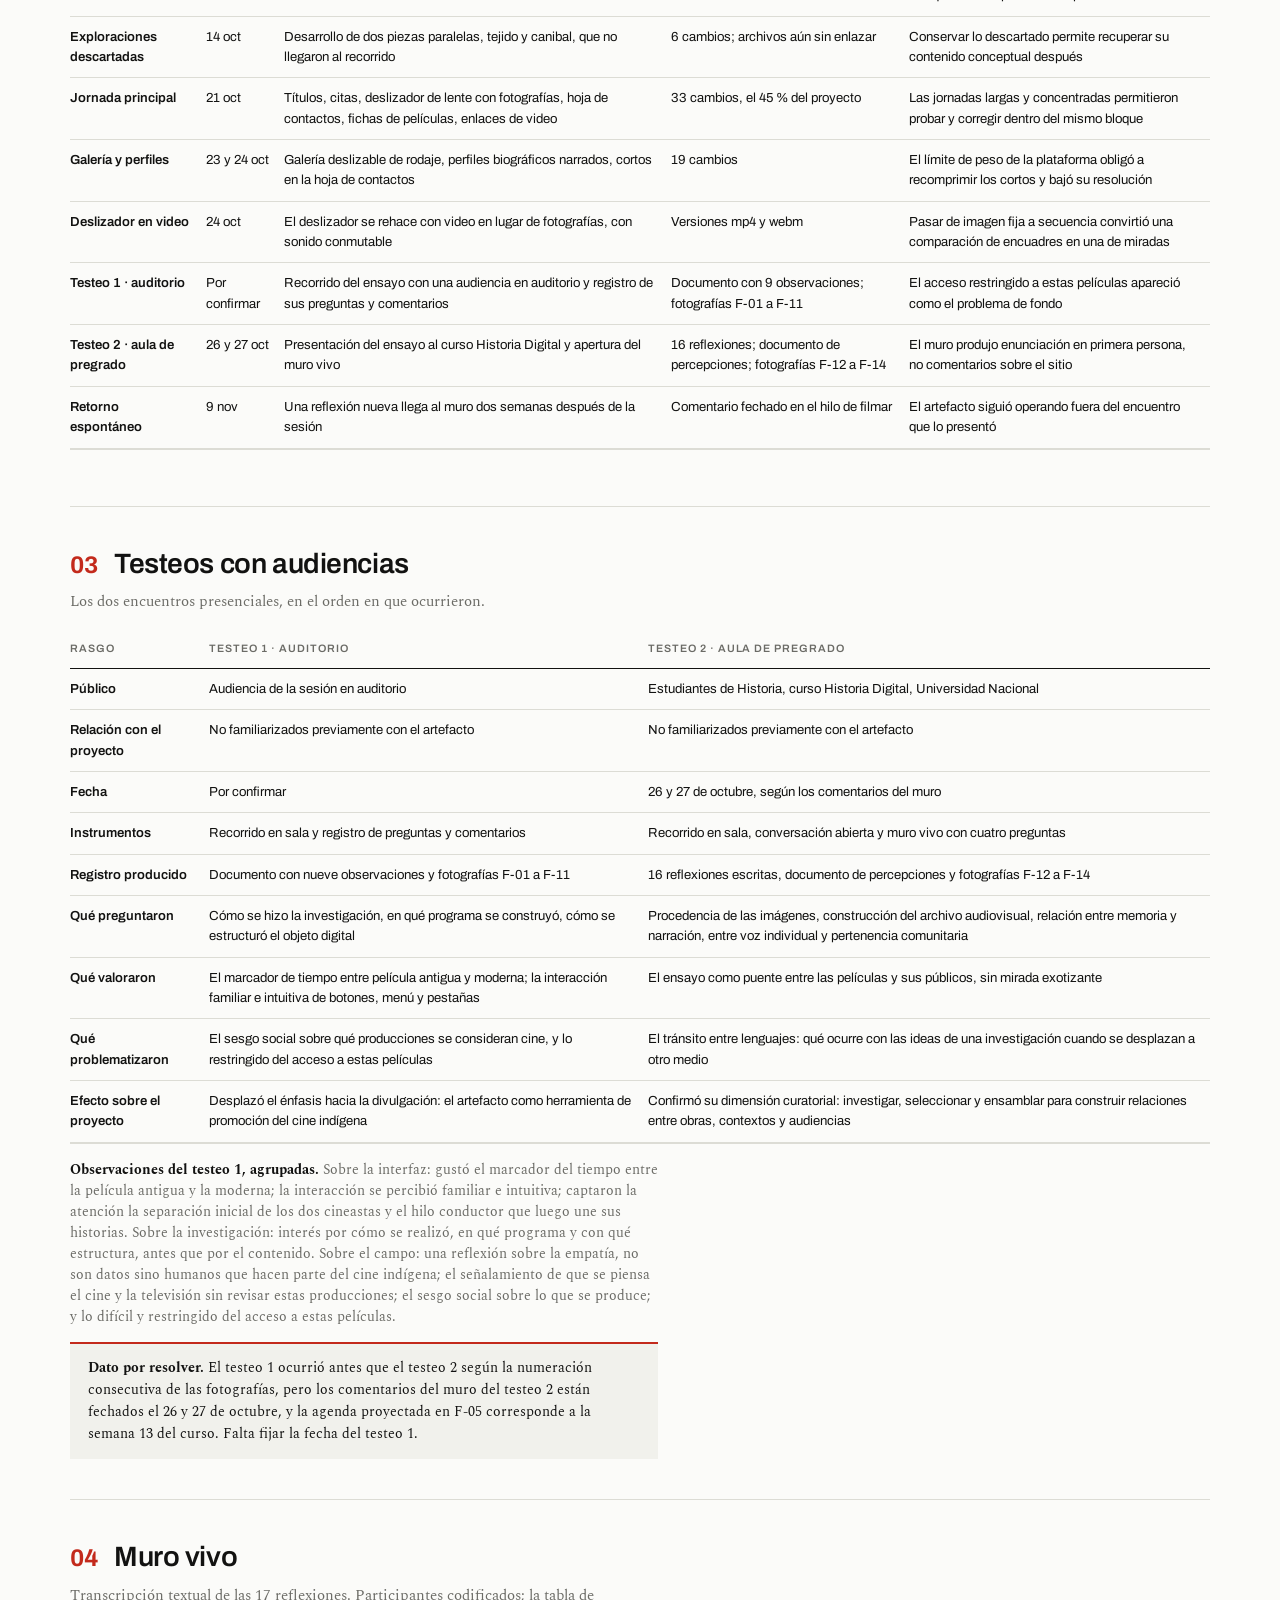
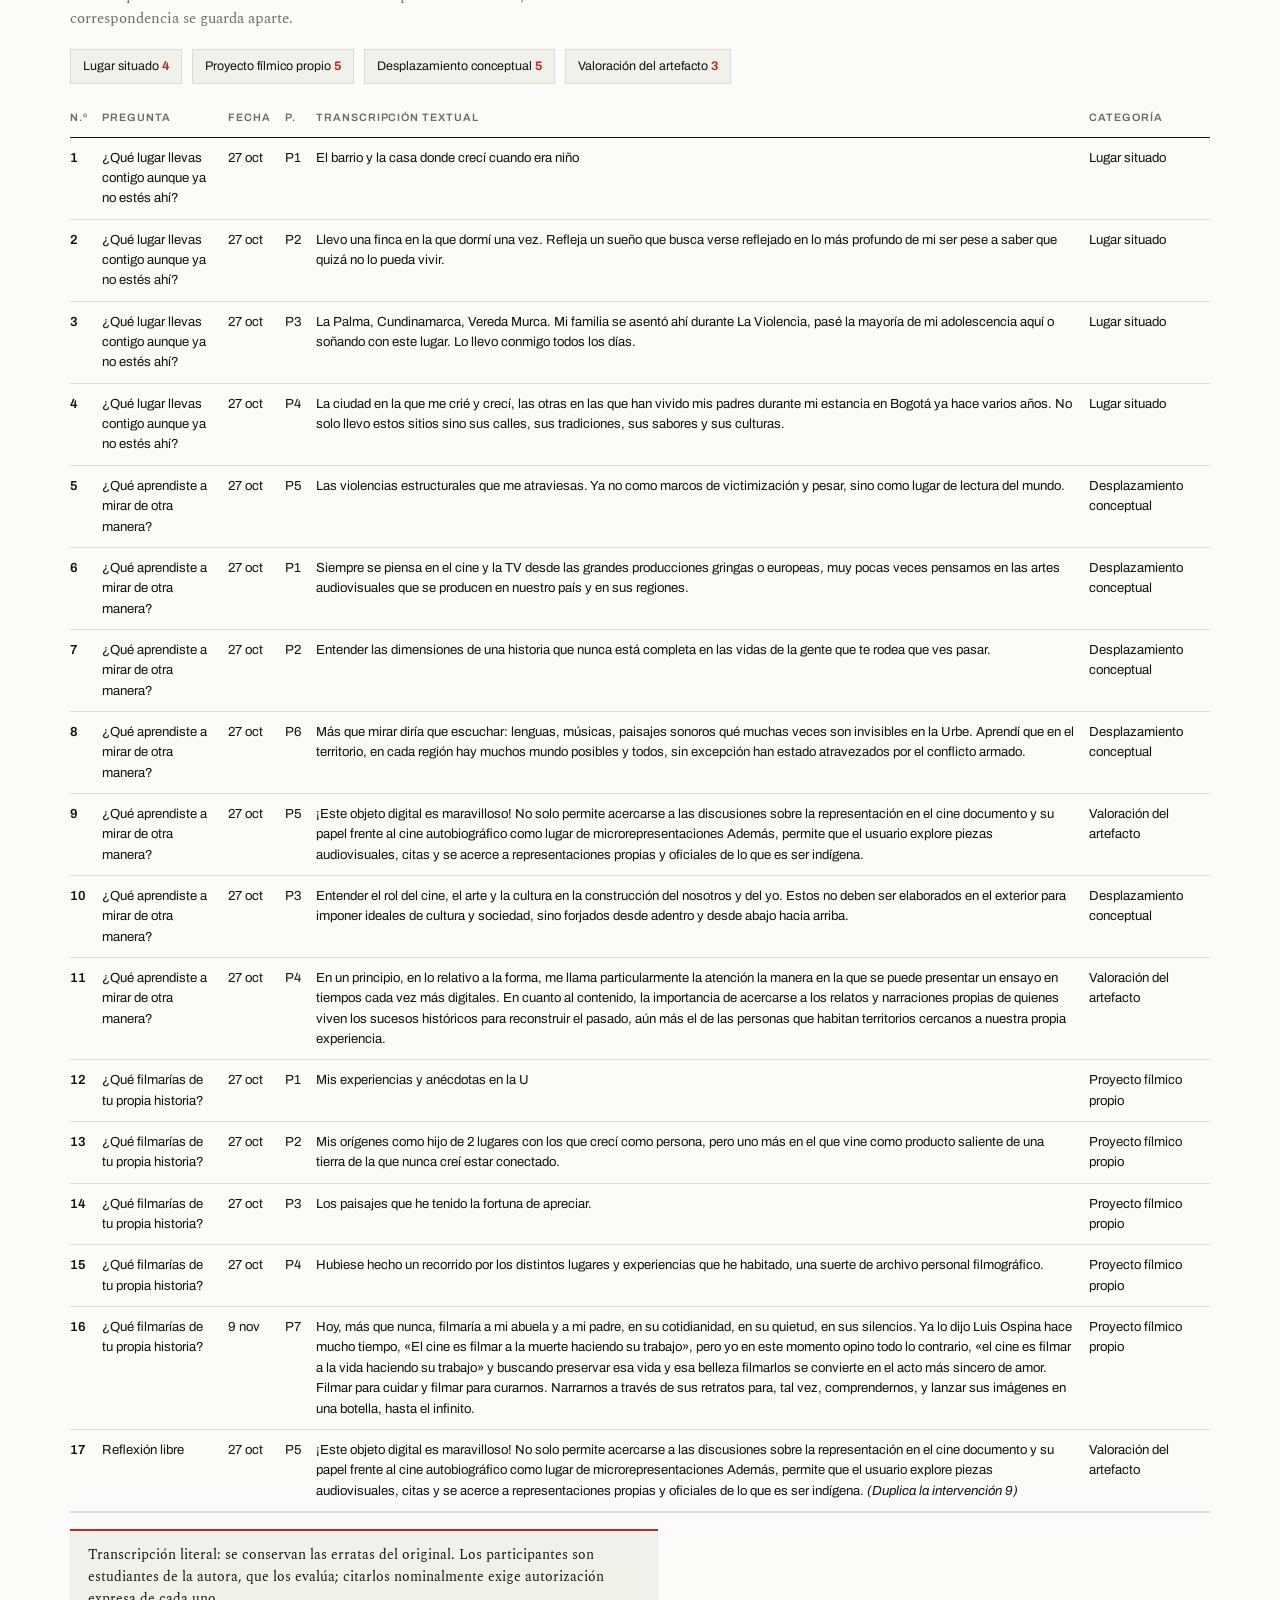
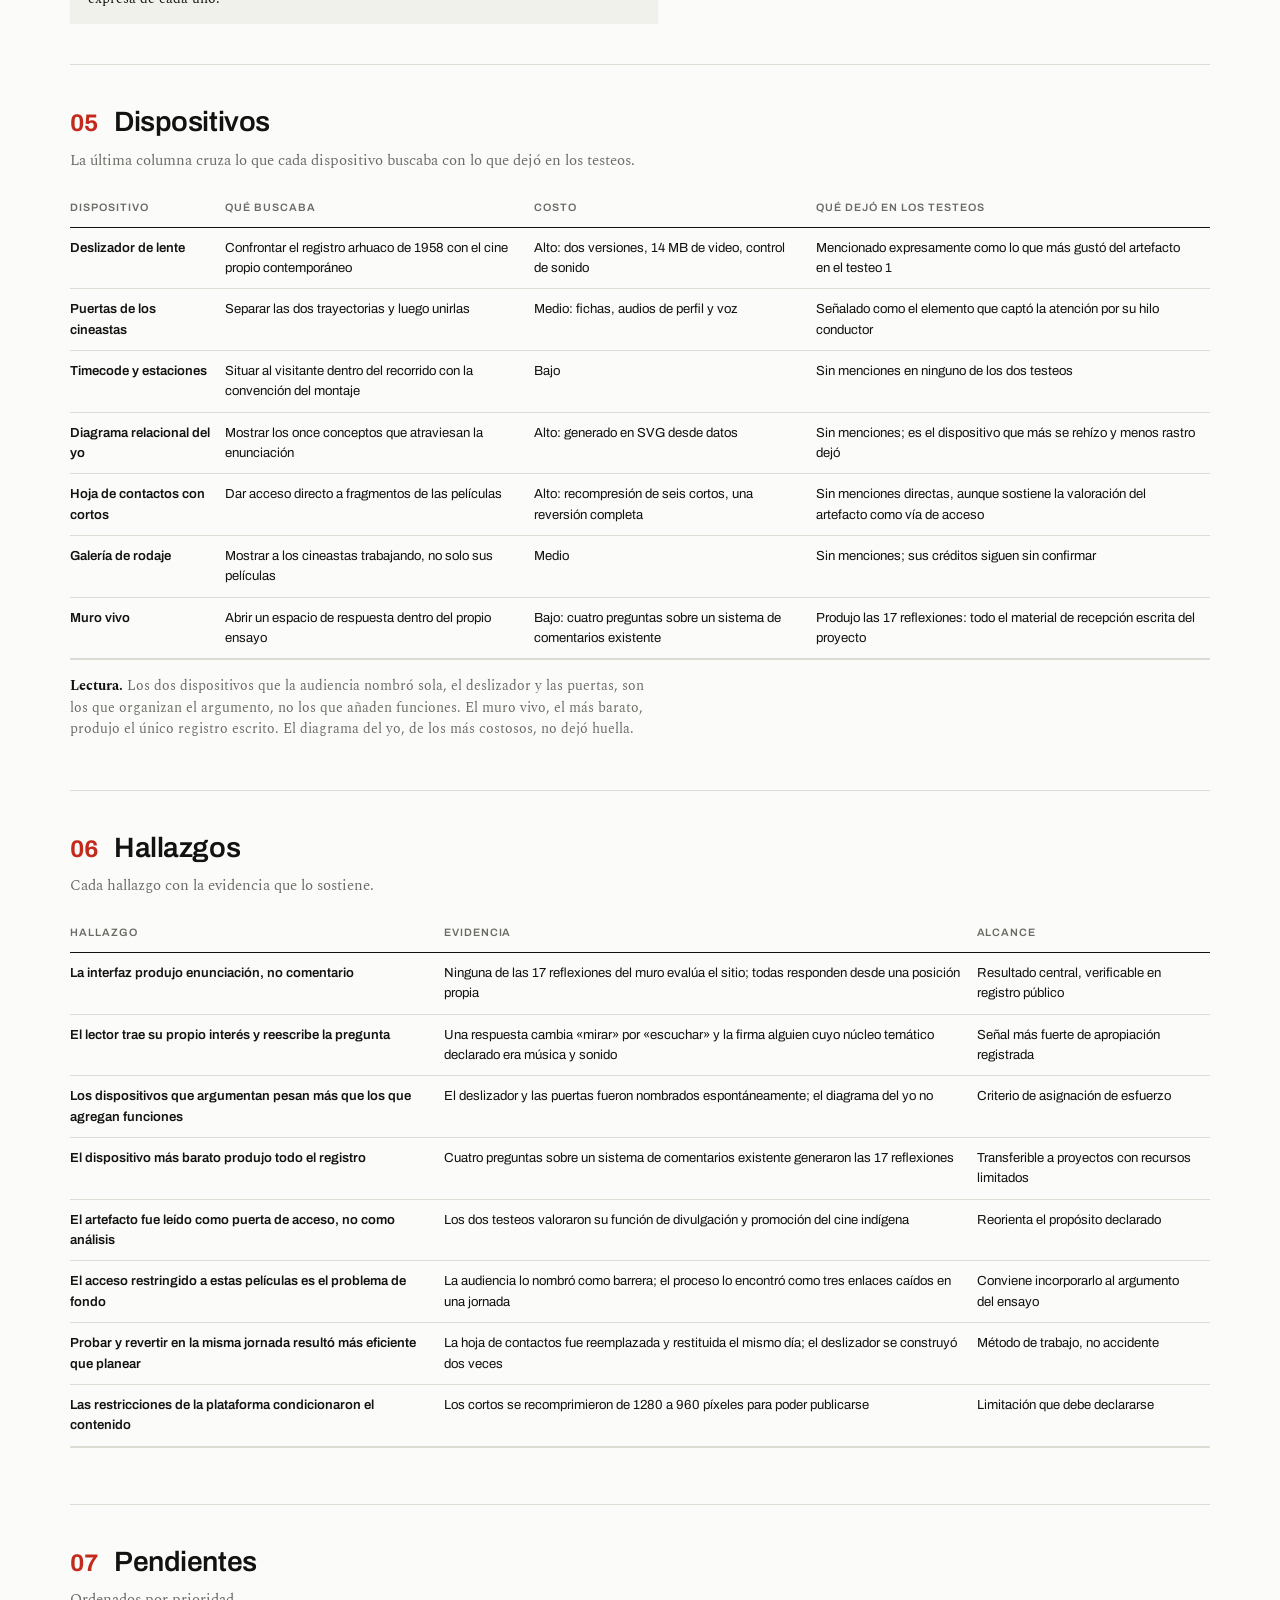
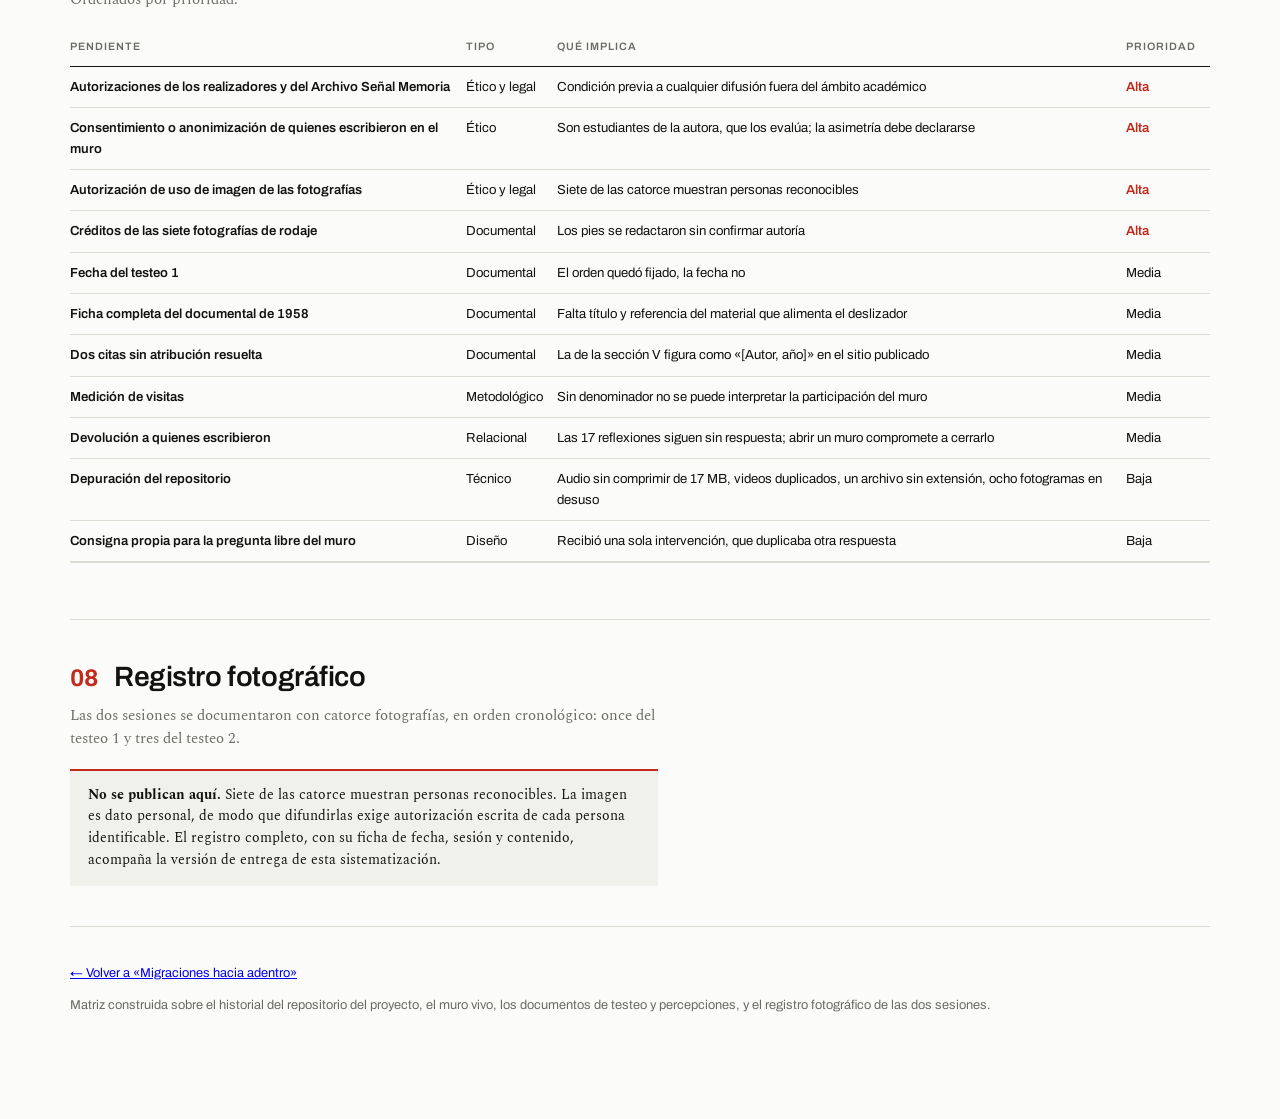
<file: sistematizacion.html>
<!DOCTYPE html>
<html lang="es">
<head>
<meta charset="utf-8">
<meta name="viewport" content="width=device-width, initial-scale=1">
<title>Sistematización · Migraciones hacia adentro</title>
<link rel="preconnect" href="https://fonts.googleapis.com">
<link rel="preconnect" href="https://fonts.gstatic.com" crossorigin>
<link rel="stylesheet" href="https://fonts.googleapis.com/css2?family=Archivo:wght@400;500;600;700&family=Spectral:ital,wght@0,400;0,600;1,400&display=swap">
<style>
/* Dossier de matrices: ocho tablas y un registro fotográfico, en una columna ancha. */
:root{
  --papel:#FBFBF9; --bloque:#F1F1EC; --tinta:#121211; --gris:#6B6B66;
  --linea:#DCDCD5; --marca:#C32A1C;
  --display:"Archivo", Helvetica, Arial, sans-serif;
  --cuerpo:"Spectral", Georgia, serif;
  color-scheme:light;
}
@media (prefers-color-scheme: dark){
  :root:not([data-theme="light"]){
    --papel:#0E0E0D; --bloque:#1A1A18; --tinta:#EDEDE9; --gris:#9B9B95;
    --linea:#2B2B28; --marca:#FF6E5C; color-scheme:dark;
  }
}
:root[data-theme="dark"]{
  --papel:#0E0E0D; --bloque:#1A1A18; --tinta:#EDEDE9; --gris:#9B9B95;
  --linea:#2B2B28; --marca:#FF6E5C; color-scheme:dark;
}
*{box-sizing:border-box}
body{margin:0; background:var(--papel); color:var(--tinta); font-family:var(--cuerpo); font-size:1rem; line-height:1.55}
.wrap{max-width:1180px; margin:0 auto; padding:0 20px 90px}
.cinta{display:flex; flex-wrap:wrap; gap:6px 24px; padding:14px 0; border-bottom:1px solid var(--linea);
  font-family:var(--display); font-size:.7rem; letter-spacing:.1em; text-transform:uppercase; color:var(--gris)}
.cinta b{font-weight:600; color:var(--tinta)}
header.port{padding:40px 0 28px; border-bottom:3px solid var(--tinta)}
.kicker{font-family:var(--display); font-weight:600; font-size:.74rem; letter-spacing:.16em; text-transform:uppercase; color:var(--marca); margin:0 0 16px}
h1{font-family:var(--display); font-weight:700; font-size:clamp(2.1rem,6vw,3.4rem); line-height:1; letter-spacing:-.025em; margin:0 0 16px; text-wrap:balance}
.lead{font-size:1.05rem; color:var(--gris); max-width:62ch; margin:0}
.cifras{display:grid; grid-template-columns:repeat(auto-fit,minmax(140px,1fr)); border-bottom:1px solid var(--linea)}
.cifra{padding:20px 16px; border-right:1px solid var(--linea)}
.cifra:last-child{border-right:none}
.cifra .n{font-family:var(--display); font-weight:700; font-size:2.1rem; line-height:1; color:var(--marca); font-variant-numeric:tabular-nums; display:block}
.cifra .q{font-family:var(--display); font-size:.7rem; letter-spacing:.09em; text-transform:uppercase; color:var(--gris); margin-top:7px; display:block; line-height:1.35}
nav.indice{padding:24px 0 8px; border-bottom:1px solid var(--linea); margin-bottom:8px}
nav.indice h2{font-family:var(--display); font-size:.72rem; letter-spacing:.14em; text-transform:uppercase; color:var(--gris); margin:0 0 12px; font-weight:600}
nav.indice ol{list-style:none; margin:0; padding:0; columns:2; column-gap:40px}
nav.indice li{break-inside:avoid; margin-bottom:6px; font-family:var(--display); font-size:.9rem}
nav.indice a{color:var(--tinta); text-decoration:none; display:flex; gap:10px; align-items:baseline}
nav.indice a:hover .t, nav.indice a:focus .t{color:var(--marca); text-decoration:underline}
nav.indice .k{color:var(--marca); font-weight:600; font-variant-numeric:tabular-nums; min-width:1.8em}
section{padding:40px 0; border-bottom:1px solid var(--linea); scroll-margin-top:16px}
.enc{display:flex; gap:16px; align-items:baseline; margin-bottom:6px}
.enc .num{font-family:var(--display); font-weight:700; font-size:1.5rem; color:var(--marca); font-variant-numeric:tabular-nums}
h2.tit{font-family:var(--display); font-weight:600; font-size:clamp(1.35rem,3vw,1.75rem); line-height:1.15; letter-spacing:-.015em; margin:0; text-wrap:balance}
.sub{font-size:.95rem; color:var(--gris); margin:0 0 18px; max-width:76ch}
.tw{overflow-x:auto; margin:0 0 16px; border-bottom:1px solid var(--linea)}
table{border-collapse:collapse; width:100%; font-family:var(--display); font-size:.82rem; min-width:640px}
th,td{text-align:left; padding:10px 14px 10px 0; border-bottom:1px solid var(--linea); vertical-align:top}
th{border-bottom:1.5px solid var(--tinta); font-size:.67rem; letter-spacing:.09em; text-transform:uppercase; color:var(--gris); font-weight:600; white-space:nowrap}
td:first-child{font-weight:600}
td.alta{color:var(--marca); font-weight:600}
.nota{font-size:.85rem; color:var(--gris); max-width:84ch; margin:0 0 10px}
.nota b{color:var(--tinta)}
.aviso{border-top:2px solid var(--marca); background:var(--bloque); padding:14px 18px; margin:14px 0 0; font-size:.88rem; max-width:84ch}
.cuenta{display:flex; flex-wrap:wrap; gap:10px; margin:0 0 16px}
.pill{font-family:var(--display); font-size:.78rem; border:1px solid var(--linea); padding:7px 12px; background:var(--bloque)}
.pill b{color:var(--marca); font-variant-numeric:tabular-nums}
.rejilla{display:grid; grid-template-columns:repeat(auto-fill,minmax(210px,1fr)); gap:16px; margin:6px 0 16px}
figure.cap{margin:0; display:flex; flex-direction:column; gap:7px}
figure.cap button{padding:0; border:1px solid var(--linea); background:var(--bloque); cursor:pointer; display:block; width:100%; line-height:0}
figure.cap button:hover, figure.cap button:focus-visible{border-color:var(--marca); outline:none}
figure.cap img{width:100%; height:130px; object-fit:cover; display:block}
figcaption{font-family:var(--display); font-size:.73rem; line-height:1.42; color:var(--gris)}
figcaption .cod{display:block; color:var(--marca); font-weight:600; font-size:.67rem; letter-spacing:.08em; margin-bottom:2px}
figcaption .rostro{display:inline-block; margin-top:4px; font-size:.65rem; letter-spacing:.06em; text-transform:uppercase; border:1px solid var(--linea); padding:1px 6px}
figcaption .rostro.si{border-color:var(--marca); color:var(--marca)}
#visor{position:fixed; inset:0; background:rgba(10,10,9,.94); display:none; padding:24px; z-index:50; flex-direction:column; align-items:center; justify-content:center; gap:14px}
#visor.on{display:flex}
#visor img{max-width:min(1200px,96vw); max-height:74vh; object-fit:contain; border:1px solid #333}
#visor p{color:#EDEDE9; font-family:var(--display); font-size:.85rem; max-width:72ch; text-align:center; margin:0}
#visor button.x{position:absolute; top:16px; right:20px; background:none; border:1px solid #666; color:#EDEDE9; font-family:var(--display); font-size:.78rem; padding:7px 13px; cursor:pointer; letter-spacing:.08em}
#visor button.x:hover{border-color:var(--marca); color:var(--marca)}
footer{padding:24px 0 0; font-family:var(--display); font-size:.8rem; color:var(--gris)}
@media (max-width:620px){ nav.indice ol{columns:1} }
@media (prefers-reduced-motion: reduce){*{transition:none!important; animation:none!important}}
</style>
</head>
<body>
<div class="wrap">

<div class="cinta">
  <span><b>Laura Daniela Jiménez R.</b></span>
  <span>Maestría en Humanidades Digitales · Uniandes</span>
  <span>13 de noviembre de 2026</span>
  <span><a href="index.html" style="color:var(--marca);text-decoration:none">← Volver al ensayo</a></span>
</div>

<header class="port">
  <p class="kicker">Sistematización de experiencia</p>
  <h1>Matriz de sistematización<br>Migraciones hacia adentro</h1>
  <p class="lead">Ocho matrices sobre el ensayo digital de cine indígena: el proceso de construcción, los dos testeos con audiencias, el muro vivo, los dispositivos, los hallazgos, los pendientes y el registro fotográfico.</p>
</header>

<div class="cifras">
  <div class="cifra"><span class="n">74</span><span class="q">cambios versionados</span></div>
  <div class="cifra"><span class="n">7</span><span class="q">jornadas de trabajo</span></div>
  <div class="cifra"><span class="n">2</span><span class="q">testeos con audiencias</span></div>
  <div class="cifra"><span class="n">17</span><span class="q">reflexiones del muro</span></div>
  <div class="cifra"><span class="n">54</span><span class="q">archivos de material</span></div>
</div>

<nav class="indice">
  <h2>Contenido</h2>
  <ol>
    <li><a href="#m1"><span class="k">01</span><span class="t">Ficha del proyecto</span></a></li>
    <li><a href="#m2"><span class="k">02</span><span class="t">Momentos</span></a></li>
    <li><a href="#m3"><span class="k">03</span><span class="t">Testeos con audiencias</span></a></li>
    <li><a href="#m4"><span class="k">04</span><span class="t">Muro vivo</span></a></li>
    <li><a href="#m5"><span class="k">05</span><span class="t">Dispositivos</span></a></li>
    <li><a href="#m6"><span class="k">06</span><span class="t">Hallazgos</span></a></li>
    <li><a href="#m7"><span class="k">07</span><span class="t">Pendientes</span></a></li>
    <li><a href="#m8"><span class="k">08</span><span class="t">Registro fotográfico</span></a></li>
  </ol>
</nav>

<section id="m1">
  <div class="enc"><span class="num">01</span><h2 class="tit">Ficha del proyecto</h2></div>
  <p class="sub">Datos básicos del artefacto sistematizado.</p>
  <div class="tw"><table>
    <tr><th>Campo</th><th>Dato</th></tr>
    <tr><td>Nombre</td><td>Migraciones hacia adentro</td></tr>
    <tr><td>Tipo de artefacto</td><td>Ensayo digital de scroll, sitio estático publicado en GitHub Pages</td></tr>
    <tr><td>Autora</td><td>Laura Daniela Jiménez R.</td></tr>
    <tr><td>Objeto de estudio</td><td>Cine indígena contemporáneo en primera persona: Mileidy Orozco Domicó (Keratuma), emberá eyabida, y Luis Tróchez Tunubalá, misak</td></tr>
    <tr><td>Pregunta que organiza</td><td>Qué significa filmar para volver a un lugar del que se tuvo que salir</td></tr>
    <tr><td>Periodo documentado</td><td>7 de octubre a 13 de noviembre de 2026</td></tr>
    <tr><td>Construcción</td><td>74 cambios versionados en 7 jornadas</td></tr>
    <tr><td>Materiales</td><td>54 archivos, 95 MB: 6 cortos, 4 videos de deslizador, 17 fotografías, 5 audios</td></tr>
    <tr><td>Estructura</td><td>7 estaciones: territorio, ciudad, formación, el yo, filmar, películas, muro vivo</td></tr>
    <tr><td>Recepción registrada</td><td>17 reflexiones de 7 personas en el muro vivo; 2 sesiones de testeo presencial</td></tr>
    <tr><td>Estado</td><td>Publicado y en uso; pendientes de autorizaciones y créditos</td></tr>
  </table></div>
</section>

<section id="m2">
  <div class="enc"><span class="num">02</span><h2 class="tit">Momentos</h2></div>
  <p class="sub">Cada fila es una jornada verificable en el historial del repositorio.</p>
  <div class="tw"><table>
    <tr><th>Momento</th><th>Fecha</th><th>Qué se hizo</th><th>Evidencia</th><th>Aprendizaje</th></tr>
    <tr><td>Montaje y publicación</td><td>7 oct</td><td>Primera carga de cuatro archivos y configuración de GitHub Pages. El sitio queda en línea el mismo día, cuatro minutos después</td><td>3 cambios</td><td>Publicar antes de tener contenido obligó a trabajar sobre algo visible desde el primer día</td></tr>
    <tr><td>Carga de materiales</td><td>9 y 15 oct</td><td>Subida de fotogramas, audios y sonido de entrada; redacción del README</td><td>13 cambios</td><td>Subir audio sin comprimir dejó un archivo de 17 MB que todavía pesa en el repositorio</td></tr>
    <tr><td>Exploraciones descartadas</td><td>14 oct</td><td>Desarrollo de dos piezas paralelas, tejido y canibal, que no llegaron al recorrido</td><td>6 cambios; archivos aún sin enlazar</td><td>Conservar lo descartado permite recuperar su contenido conceptual después</td></tr>
    <tr><td>Jornada principal</td><td>21 oct</td><td>Títulos, citas, deslizador de lente con fotografías, hoja de contactos, fichas de películas, enlaces de video</td><td>33 cambios, el 45 % del proyecto</td><td>Las jornadas largas y concentradas permitieron probar y corregir dentro del mismo bloque</td></tr>
    <tr><td>Galería y perfiles</td><td>23 y 24 oct</td><td>Galería deslizable de rodaje, perfiles biográficos narrados, cortos en la hoja de contactos</td><td>19 cambios</td><td>El límite de peso de la plataforma obligó a recomprimir los cortos y bajó su resolución</td></tr>
    <tr><td>Deslizador en video</td><td>24 oct</td><td>El deslizador se rehace con video en lugar de fotografías, con sonido conmutable</td><td>Versiones mp4 y webm</td><td>Pasar de imagen fija a secuencia convirtió una comparación de encuadres en una de miradas</td></tr>
    <tr><td>Testeo 1 · auditorio</td><td>Por confirmar</td><td>Recorrido del ensayo con una audiencia en auditorio y registro de sus preguntas y comentarios</td><td>Documento con 9 observaciones; fotografías F-01 a F-11</td><td>El acceso restringido a estas películas apareció como el problema de fondo</td></tr>
    <tr><td>Testeo 2 · aula de pregrado</td><td>26 y 27 oct</td><td>Presentación del ensayo al curso Historia Digital y apertura del muro vivo</td><td>16 reflexiones; documento de percepciones; fotografías F-12 a F-14</td><td>El muro produjo enunciación en primera persona, no comentarios sobre el sitio</td></tr>
    <tr><td>Retorno espontáneo</td><td>9 nov</td><td>Una reflexión nueva llega al muro dos semanas después de la sesión</td><td>Comentario fechado en el hilo de filmar</td><td>El artefacto siguió operando fuera del encuentro que lo presentó</td></tr>
  </table></div>
</section>

<section id="m3">
  <div class="enc"><span class="num">03</span><h2 class="tit">Testeos con audiencias</h2></div>
  <p class="sub">Los dos encuentros presenciales, en el orden en que ocurrieron.</p>
  <div class="tw"><table>
    <tr><th>Rasgo</th><th>Testeo 1 · auditorio</th><th>Testeo 2 · aula de pregrado</th></tr>
    <tr><td>Público</td><td>Audiencia de la sesión en auditorio</td><td>Estudiantes de Historia, curso Historia Digital, Universidad Nacional</td></tr>
    <tr><td>Relación con el proyecto</td><td>No familiarizados previamente con el artefacto</td><td>No familiarizados previamente con el artefacto</td></tr>
    <tr><td>Fecha</td><td>Por confirmar</td><td>26 y 27 de octubre, según los comentarios del muro</td></tr>
    <tr><td>Instrumentos</td><td>Recorrido en sala y registro de preguntas y comentarios</td><td>Recorrido en sala, conversación abierta y muro vivo con cuatro preguntas</td></tr>
    <tr><td>Registro producido</td><td>Documento con nueve observaciones y fotografías F-01 a F-11</td><td>16 reflexiones escritas, documento de percepciones y fotografías F-12 a F-14</td></tr>
    <tr><td>Qué preguntaron</td><td>Cómo se hizo la investigación, en qué programa se construyó, cómo se estructuró el objeto digital</td><td>Procedencia de las imágenes, construcción del archivo audiovisual, relación entre memoria y narración, entre voz individual y pertenencia comunitaria</td></tr>
    <tr><td>Qué valoraron</td><td>El marcador de tiempo entre película antigua y moderna; la interacción familiar e intuitiva de botones, menú y pestañas</td><td>El ensayo como puente entre las películas y sus públicos, sin mirada exotizante</td></tr>
    <tr><td>Qué problematizaron</td><td>El sesgo social sobre qué producciones se consideran cine, y lo restringido del acceso a estas películas</td><td>El tránsito entre lenguajes: qué ocurre con las ideas de una investigación cuando se desplazan a otro medio</td></tr>
    <tr><td>Efecto sobre el proyecto</td><td>Desplazó el énfasis hacia la divulgación: el artefacto como herramienta de promoción del cine indígena</td><td>Confirmó su dimensión curatorial: investigar, seleccionar y ensamblar para construir relaciones entre obras, contextos y audiencias</td></tr>
  </table></div>
  <p class="nota"><b>Observaciones del testeo 1, agrupadas.</b> Sobre la interfaz: gustó el marcador del tiempo entre la película antigua y la moderna; la interacción se percibió familiar e intuitiva; captaron la atención la separación inicial de los dos cineastas y el hilo conductor que luego une sus historias. Sobre la investigación: interés por cómo se realizó, en qué programa y con qué estructura, antes que por el contenido. Sobre el campo: una reflexión sobre la empatía, no son datos sino humanos que hacen parte del cine indígena; el señalamiento de que se piensa el cine y la televisión sin revisar estas producciones; el sesgo social sobre lo que se produce; y lo difícil y restringido del acceso a estas películas.</p>
  <div class="aviso"><b>Dato por resolver.</b> El testeo 1 ocurrió antes que el testeo 2 según la numeración consecutiva de las fotografías, pero los comentarios del muro del testeo 2 están fechados el 26 y 27 de octubre, y la agenda proyectada en F-05 corresponde a la semana 13 del curso. Falta fijar la fecha del testeo 1.</div>
</section>

<section id="m4">
  <div class="enc"><span class="num">04</span><h2 class="tit">Muro vivo</h2></div>
  <p class="sub">Transcripción textual de las 17 reflexiones. Participantes codificados; la tabla de correspondencia se guarda aparte.</p>
  <div class="cuenta">
    <span class="pill">Lugar situado <b>4</b></span>
    <span class="pill">Proyecto fílmico propio <b>5</b></span>
    <span class="pill">Desplazamiento conceptual <b>5</b></span>
    <span class="pill">Valoración del artefacto <b>3</b></span>
  </div>
  <div class="tw"><table>
    <tr><th>N.º</th><th>Pregunta</th><th>Fecha</th><th>P.</th><th>Transcripción textual</th><th>Categoría</th></tr>
    <tr><td>1</td><td>¿Qué lugar llevas contigo aunque ya no estés ahí?</td><td>27 oct</td><td>P1</td><td>El barrio y la casa donde crecí cuando era niño</td><td>Lugar situado</td></tr>
    <tr><td>2</td><td>¿Qué lugar llevas contigo aunque ya no estés ahí?</td><td>27 oct</td><td>P2</td><td>Llevo una finca en la que dormí una vez. Refleja un sueño que busca verse reflejado en lo más profundo de mi ser pese a saber que quizá no lo pueda vivir.</td><td>Lugar situado</td></tr>
    <tr><td>3</td><td>¿Qué lugar llevas contigo aunque ya no estés ahí?</td><td>27 oct</td><td>P3</td><td>La Palma, Cundinamarca, Vereda Murca. Mi familia se asentó ahí durante La Violencia, pasé la mayoría de mi adolescencia aquí o soñando con este lugar. Lo llevo conmigo todos los días.</td><td>Lugar situado</td></tr>
    <tr><td>4</td><td>¿Qué lugar llevas contigo aunque ya no estés ahí?</td><td>27 oct</td><td>P4</td><td>La ciudad en la que me crié y crecí, las otras en las que han vivido mis padres durante mi estancia en Bogotá ya hace varios años. No solo llevo estos sitios sino sus calles, sus tradiciones, sus sabores y sus culturas.</td><td>Lugar situado</td></tr>
    <tr><td>5</td><td>¿Qué aprendiste a mirar de otra manera?</td><td>27 oct</td><td>P5</td><td>Las violencias estructurales que me atraviesas. Ya no como marcos de victimización y pesar, sino como lugar de lectura del mundo.</td><td>Desplazamiento conceptual</td></tr>
    <tr><td>6</td><td>¿Qué aprendiste a mirar de otra manera?</td><td>27 oct</td><td>P1</td><td>Siempre se piensa en el cine y la TV desde las grandes producciones gringas o europeas, muy pocas veces pensamos en las artes audiovisuales que se producen en nuestro país y en sus regiones.</td><td>Desplazamiento conceptual</td></tr>
    <tr><td>7</td><td>¿Qué aprendiste a mirar de otra manera?</td><td>27 oct</td><td>P2</td><td>Entender las dimensiones de una historia que nunca está completa en las vidas de la gente que te rodea que ves pasar.</td><td>Desplazamiento conceptual</td></tr>
    <tr><td>8</td><td>¿Qué aprendiste a mirar de otra manera?</td><td>27 oct</td><td>P6</td><td>Más que mirar diría que escuchar: lenguas, músicas, paisajes sonoros qué muchas veces son invisibles en la Urbe. Aprendí que en el territorio, en cada región hay muchos mundo posibles y todos, sin excepción han estado atravezados por el conflicto armado.</td><td>Desplazamiento conceptual</td></tr>
    <tr><td>9</td><td>¿Qué aprendiste a mirar de otra manera?</td><td>27 oct</td><td>P5</td><td>¡Este objeto digital es maravilloso! No solo permite acercarse a las discusiones sobre la representación en el cine documento y su papel frente al cine autobiográfico como lugar de microrepresentaciones Además, permite que el usuario explore piezas audiovisuales, citas y se acerce a representaciones propias y oficiales de lo que es ser indígena.</td><td>Valoración del artefacto</td></tr>
    <tr><td>10</td><td>¿Qué aprendiste a mirar de otra manera?</td><td>27 oct</td><td>P3</td><td>Entender el rol del cine, el arte y la cultura en la construcción del nosotros y del yo. Estos no deben ser elaborados en el exterior para imponer ideales de cultura y sociedad, sino forjados desde adentro y desde abajo hacia arriba.</td><td>Desplazamiento conceptual</td></tr>
    <tr><td>11</td><td>¿Qué aprendiste a mirar de otra manera?</td><td>27 oct</td><td>P4</td><td>En un principio, en lo relativo a la forma, me llama particularmente la atención la manera en la que se puede presentar un ensayo en tiempos cada vez más digitales. En cuanto al contenido, la importancia de acercarse a los relatos y narraciones propias de quienes viven los sucesos históricos para reconstruir el pasado, aún más el de las personas que habitan territorios cercanos a nuestra propia experiencia.</td><td>Valoración del artefacto</td></tr>
    <tr><td>12</td><td>¿Qué filmarías de tu propia historia?</td><td>27 oct</td><td>P1</td><td>Mis experiencias y anécdotas en la U</td><td>Proyecto fílmico propio</td></tr>
    <tr><td>13</td><td>¿Qué filmarías de tu propia historia?</td><td>27 oct</td><td>P2</td><td>Mis orígenes como hijo de 2 lugares con los que crecí como persona, pero uno más en el que vine como producto saliente de una tierra de la que nunca creí estar conectado.</td><td>Proyecto fílmico propio</td></tr>
    <tr><td>14</td><td>¿Qué filmarías de tu propia historia?</td><td>27 oct</td><td>P3</td><td>Los paisajes que he tenido la fortuna de apreciar.</td><td>Proyecto fílmico propio</td></tr>
    <tr><td>15</td><td>¿Qué filmarías de tu propia historia?</td><td>27 oct</td><td>P4</td><td>Hubiese hecho un recorrido por los distintos lugares y experiencias que he habitado, una suerte de archivo personal filmográfico.</td><td>Proyecto fílmico propio</td></tr>
    <tr><td>16</td><td>¿Qué filmarías de tu propia historia?</td><td>9 nov</td><td>P7</td><td>Hoy, más que nunca, filmaría a mi abuela y a mi padre, en su cotidianidad, en su quietud, en sus silencios. Ya lo dijo Luis Ospina hace mucho tiempo, «El cine es filmar a la muerte haciendo su trabajo», pero yo en este momento opino todo lo contrario, «el cine es filmar a la vida haciendo su trabajo» y buscando preservar esa vida y esa belleza filmarlos se convierte en el acto más sincero de amor. Filmar para cuidar y filmar para curarnos. Narrarnos a través de sus retratos para, tal vez, comprendernos, y lanzar sus imágenes en una botella, hasta el infinito.</td><td>Proyecto fílmico propio</td></tr>
    <tr><td>17</td><td>Reflexión libre</td><td>27 oct</td><td>P5</td><td>¡Este objeto digital es maravilloso! No solo permite acercarse a las discusiones sobre la representación en el cine documento y su papel frente al cine autobiográfico como lugar de microrepresentaciones Además, permite que el usuario explore piezas audiovisuales, citas y se acerce a representaciones propias y oficiales de lo que es ser indígena. <i>(Duplica la intervención 9)</i></td><td>Valoración del artefacto</td></tr>
  </table></div>
  <div class="aviso">Transcripción literal: se conservan las erratas del original. Los participantes son estudiantes de la autora, que los evalúa; citarlos nominalmente exige autorización expresa de cada uno.</div>
</section>

<section id="m5">
  <div class="enc"><span class="num">05</span><h2 class="tit">Dispositivos</h2></div>
  <p class="sub">La última columna cruza lo que cada dispositivo buscaba con lo que dejó en los testeos.</p>
  <div class="tw"><table>
    <tr><th>Dispositivo</th><th>Qué buscaba</th><th>Costo</th><th>Qué dejó en los testeos</th></tr>
    <tr><td>Deslizador de lente</td><td>Confrontar el registro arhuaco de 1958 con el cine propio contemporáneo</td><td>Alto: dos versiones, 14 MB de video, control de sonido</td><td>Mencionado expresamente como lo que más gustó del artefacto en el testeo 1</td></tr>
    <tr><td>Puertas de los cineastas</td><td>Separar las dos trayectorias y luego unirlas</td><td>Medio: fichas, audios de perfil y voz</td><td>Señalado como el elemento que captó la atención por su hilo conductor</td></tr>
    <tr><td>Timecode y estaciones</td><td>Situar al visitante dentro del recorrido con la convención del montaje</td><td>Bajo</td><td>Sin menciones en ninguno de los dos testeos</td></tr>
    <tr><td>Diagrama relacional del yo</td><td>Mostrar los once conceptos que atraviesan la enunciación</td><td>Alto: generado en SVG desde datos</td><td>Sin menciones; es el dispositivo que más se rehízo y menos rastro dejó</td></tr>
    <tr><td>Hoja de contactos con cortos</td><td>Dar acceso directo a fragmentos de las películas</td><td>Alto: recompresión de seis cortos, una reversión completa</td><td>Sin menciones directas, aunque sostiene la valoración del artefacto como vía de acceso</td></tr>
    <tr><td>Galería de rodaje</td><td>Mostrar a los cineastas trabajando, no solo sus películas</td><td>Medio</td><td>Sin menciones; sus créditos siguen sin confirmar</td></tr>
    <tr><td>Muro vivo</td><td>Abrir un espacio de respuesta dentro del propio ensayo</td><td>Bajo: cuatro preguntas sobre un sistema de comentarios existente</td><td>Produjo las 17 reflexiones: todo el material de recepción escrita del proyecto</td></tr>
  </table></div>
  <p class="nota"><b>Lectura.</b> Los dos dispositivos que la audiencia nombró sola, el deslizador y las puertas, son los que organizan el argumento, no los que añaden funciones. El muro vivo, el más barato, produjo el único registro escrito. El diagrama del yo, de los más costosos, no dejó huella.</p>
</section>

<section id="m6">
  <div class="enc"><span class="num">06</span><h2 class="tit">Hallazgos</h2></div>
  <p class="sub">Cada hallazgo con la evidencia que lo sostiene.</p>
  <div class="tw"><table>
    <tr><th>Hallazgo</th><th>Evidencia</th><th>Alcance</th></tr>
    <tr><td>La interfaz produjo enunciación, no comentario</td><td>Ninguna de las 17 reflexiones del muro evalúa el sitio; todas responden desde una posición propia</td><td>Resultado central, verificable en registro público</td></tr>
    <tr><td>El lector trae su propio interés y reescribe la pregunta</td><td>Una respuesta cambia «mirar» por «escuchar» y la firma alguien cuyo núcleo temático declarado era música y sonido</td><td>Señal más fuerte de apropiación registrada</td></tr>
    <tr><td>Los dispositivos que argumentan pesan más que los que agregan funciones</td><td>El deslizador y las puertas fueron nombrados espontáneamente; el diagrama del yo no</td><td>Criterio de asignación de esfuerzo</td></tr>
    <tr><td>El dispositivo más barato produjo todo el registro</td><td>Cuatro preguntas sobre un sistema de comentarios existente generaron las 17 reflexiones</td><td>Transferible a proyectos con recursos limitados</td></tr>
    <tr><td>El artefacto fue leído como puerta de acceso, no como análisis</td><td>Los dos testeos valoraron su función de divulgación y promoción del cine indígena</td><td>Reorienta el propósito declarado</td></tr>
    <tr><td>El acceso restringido a estas películas es el problema de fondo</td><td>La audiencia lo nombró como barrera; el proceso lo encontró como tres enlaces caídos en una jornada</td><td>Conviene incorporarlo al argumento del ensayo</td></tr>
    <tr><td>Probar y revertir en la misma jornada resultó más eficiente que planear</td><td>La hoja de contactos fue reemplazada y restituida el mismo día; el deslizador se construyó dos veces</td><td>Método de trabajo, no accidente</td></tr>
    <tr><td>Las restricciones de la plataforma condicionaron el contenido</td><td>Los cortos se recomprimieron de 1280 a 960 píxeles para poder publicarse</td><td>Limitación que debe declararse</td></tr>
  </table></div>
</section>

<section id="m7">
  <div class="enc"><span class="num">07</span><h2 class="tit">Pendientes</h2></div>
  <p class="sub">Ordenados por prioridad.</p>
  <div class="tw"><table>
    <tr><th>Pendiente</th><th>Tipo</th><th>Qué implica</th><th>Prioridad</th></tr>
    <tr><td>Autorizaciones de los realizadores y del Archivo Señal Memoria</td><td>Ético y legal</td><td>Condición previa a cualquier difusión fuera del ámbito académico</td><td class="alta">Alta</td></tr>
    <tr><td>Consentimiento o anonimización de quienes escribieron en el muro</td><td>Ético</td><td>Son estudiantes de la autora, que los evalúa; la asimetría debe declararse</td><td class="alta">Alta</td></tr>
    <tr><td>Autorización de uso de imagen de las fotografías</td><td>Ético y legal</td><td>Siete de las catorce muestran personas reconocibles</td><td class="alta">Alta</td></tr>
    <tr><td>Créditos de las siete fotografías de rodaje</td><td>Documental</td><td>Los pies se redactaron sin confirmar autoría</td><td class="alta">Alta</td></tr>
    <tr><td>Fecha del testeo 1</td><td>Documental</td><td>El orden quedó fijado, la fecha no</td><td>Media</td></tr>
    <tr><td>Ficha completa del documental de 1958</td><td>Documental</td><td>Falta título y referencia del material que alimenta el deslizador</td><td>Media</td></tr>
    <tr><td>Dos citas sin atribución resuelta</td><td>Documental</td><td>La de la sección V figura como «[Autor, año]» en el sitio publicado</td><td>Media</td></tr>
    <tr><td>Medición de visitas</td><td>Metodológico</td><td>Sin denominador no se puede interpretar la participación del muro</td><td>Media</td></tr>
    <tr><td>Devolución a quienes escribieron</td><td>Relacional</td><td>Las 17 reflexiones siguen sin respuesta; abrir un muro compromete a cerrarlo</td><td>Media</td></tr>
    <tr><td>Depuración del repositorio</td><td>Técnico</td><td>Audio sin comprimir de 17 MB, videos duplicados, un archivo sin extensión, ocho fotogramas en desuso</td><td>Baja</td></tr>
    <tr><td>Consigna propia para la pregunta libre del muro</td><td>Diseño</td><td>Recibió una sola intervención, que duplicaba otra respuesta</td><td>Baja</td></tr>
  </table></div>
</section>

<section id="m8">
  <div class="enc"><span class="num">08</span><h2 class="tit">Registro fotográfico</h2></div>
  <p class="sub">Las dos sesiones se documentaron con catorce fotografías, en orden cronológico: once del testeo 1 y tres del testeo 2.</p>
  <div class="aviso"><b>No se publican aquí.</b> Siete de las catorce muestran personas reconocibles. La imagen es dato personal, de modo que difundirlas exige autorización escrita de cada persona identificable. El registro completo, con su ficha de fecha, sesión y contenido, acompaña la versión de entrega de esta sistematización.</div>
</section>

<footer>
  <p><a href="index.html">← Volver a «Migraciones hacia adentro»</a></p>
  <p>Matriz construida sobre el historial del repositorio del proyecto, el muro vivo, los documentos de testeo y percepciones, y el registro fotográfico de las dos sesiones.</p>
</footer>

</div>


</body>
</html>
</file>
<file: estilos.css>
/* Layout: un descenso vertical. El color de fondo va del territorio abierto (niebla de páramo)
   a la ciudad, a la institución, al fuero interno y termina en la oscuridad de la sala de cine.
   Dos hilos (Keratuma / Luis) bajan separados, convergen en la formación y vuelven a abrirse en las películas.
   Mundo visual único y deliberado: no hay versión clara/oscura, el scroll ES el cambio de luz. */
:root{
  color-scheme: dark;
  --noche:#0c0b10;        /* pantalla inicial y sala */
  --paramo:#c9d1c8;       /* niebla de territorio */
  --ciudad:#8e98a3;       /* concreto */
  --aula:#2f4a4f;         /* institución */
  --adentro:#251c33;      /* fuero interno */
  --ink-light:#16151b;    /* texto sobre fondos claros */
  --ink-dark:#ece7df;     /* texto sobre fondos oscuros */
  --luz:#f0b44c;          /* luz de proyector, acento único */
  --hiloA:#d9734e;        /* Keratuma */
  --hiloB:#86b8ad;        /* Luis */
  --muted:rgba(236,231,223,.62);
  --display:"Gloock", "Bodoni 72", Didot, Georgia, serif;
  --body:"Source Serif 4", "Iowan Old Style", Georgia, serif;
  --mono:"IBM Plex Mono", ui-monospace, Menlo, monospace;
}
*{box-sizing:border-box}
[hidden]{display:none!important} /* los elementos con hidden quedan ocultos (puertas, botón de sonido, avisos) */
img{max-width:100%}
html{scroll-behavior:smooth}
body{margin:0;background:var(--noche);color:var(--ink-dark);font-family:var(--body);font-size:1.08rem;line-height:1.6;-webkit-font-smoothing:antialiased}
@media (prefers-reduced-motion:reduce){html{scroll-behavior:auto}*{animation:none!important;transition:none!important}}
a{color:inherit}
button{font:inherit;color:inherit}
:focus-visible{outline:2px solid var(--luz);outline-offset:3px}
h1,h2,h3{font-family:var(--display);font-weight:400;text-wrap:balance;margin:0;letter-spacing:.005em}
.label{font-family:var(--mono);font-size:.72rem;letter-spacing:.14em;text-transform:uppercase}
.wrap{max-width:68rem;margin:0 auto;padding-inline:max(16px,4vw)}
.prose{max-width:38rem}
.note{font-family:var(--mono);font-size:.74rem;letter-spacing:.04em;opacity:.7;border-left:1px dashed currentColor;padding-left:.7rem;margin-top:1rem}

/* ---------- capa fija: timecode + estaciones ---------- */
.hud{position:fixed;top:0;right:0;z-index:20;padding:calc(env(safe-area-inset-top,0px) + 14px) max(16px,2.4vw) 10px;
  display:flex;flex-direction:column;align-items:flex-end;gap:2px;pointer-events:none;mix-blend-mode:difference;color:#fff}
.hud .tc{font-family:var(--mono);font-size:1rem;font-variant-numeric:tabular-nums;letter-spacing:.06em}
.hud .st{font-family:var(--mono);font-size:.68rem;letter-spacing:.18em;text-transform:uppercase;opacity:.8}
.rail{position:fixed;left:max(10px,1.6vw);top:50%;transform:translateY(-50%);z-index:20;display:flex;flex-direction:column;gap:14px;mix-blend-mode:difference;color:#fff}
.rail a{display:flex;align-items:center;gap:10px;text-decoration:none;font-family:var(--mono);font-size:.64rem;letter-spacing:.16em;text-transform:uppercase;opacity:.45;transition:opacity .3s}
.rail a i{width:7px;height:7px;border:1px solid currentColor;border-radius:50%;display:block;transition:background .3s}
.rail a.on{opacity:1}.rail a.on i{background:currentColor}
.rail a span{opacity:0;transition:opacity .3s}
.rail:hover a span,.rail a.on span{opacity:1}
@media (max-width:820px){.rail{display:none}}

/* ---------- 0. pantalla inicial ---------- */
#inicio{position:relative;min-height:92vh;display:grid;place-items:center;overflow:hidden;background:var(--noche);text-align:center}
.frames{position:absolute;inset:0;display:grid;grid-template-columns:1fr 1fr;opacity:.55}
.frame{position:relative;overflow:hidden}
.frame::before{content:"";position:absolute;inset:-10%;background:
  radial-gradient(60% 50% at 40% 60%, rgba(217,115,78,.35), transparent 70%),
  radial-gradient(40% 40% at 70% 30%, rgba(240,180,76,.18), transparent 70%);filter:blur(8px);animation:drift 14s ease-in-out infinite alternate}
.frame.b::before{background:
  radial-gradient(55% 45% at 60% 55%, rgba(134,184,173,.32), transparent 70%),
  radial-gradient(35% 35% at 25% 30%, rgba(201,209,200,.14), transparent 70%)}
.frame .cap{position:absolute;bottom:16px;left:16px;font-family:var(--mono);font-size:.64rem;letter-spacing:.14em;text-transform:uppercase;color:var(--muted);text-align:left}
.frame.b .cap{left:auto;right:16px;text-align:right}
@keyframes drift{to{transform:translate3d(3%,-2%,0) scale(1.06)}}
.grain{position:absolute;inset:0;pointer-events:none;opacity:.12;mix-blend-mode:screen}
.inicio-in{position:relative;z-index:2;display:grid;gap:1.4rem;justify-items:center;padding:2rem 16px}
.inicio-in h1{font-size:clamp(2.6rem,9vw,7.2rem);line-height:.92;animation:aparecer 4.5s ease-out both}
.inicio-in h1 em{font-style:normal;display:block;color:var(--luz)}
@keyframes aparecer{from{opacity:.12;letter-spacing:.12em;filter:blur(3px)}to{opacity:1;letter-spacing:.005em;filter:none}}
.inicio-in p{max-width:32rem;margin:0;color:var(--muted);font-style:italic}
.voz{font-family:var(--mono);font-size:.78rem;letter-spacing:.06em;color:var(--muted);min-height:1.4em}
.btn{display:inline-flex;align-items:center;gap:.6rem;padding:.8rem 1.4rem;border:1px solid currentColor;background:transparent;cursor:pointer;text-decoration:none;font-family:var(--mono);font-size:.78rem;letter-spacing:.16em;text-transform:uppercase;transition:background .25s,color .25s}
.btn:hover{background:var(--luz);color:var(--noche);border-color:var(--luz)}
.btn.ghost{border-color:transparent;opacity:.7}

/* ---------- descenso ---------- */
#descenso{position:relative;background:linear-gradient(to bottom,
  var(--noche) 0%, var(--paramo) 5%, var(--paramo) 20%, var(--ciudad) 30%, var(--aula) 42%,
  var(--adentro) 58%, #120f19 74%, var(--noche) 84%, var(--noche) 100%)}
.sec{position:relative;z-index:2;padding-block:clamp(5rem,14vh,9rem)}
.claro{color:var(--ink-light)}
.claro .note{opacity:.75}
.eyebrow{display:flex;gap:.8rem;align-items:baseline;margin-bottom:1.4rem}
.eyebrow b{font-weight:500}
.sec h2{font-size:clamp(2rem,5vw,3.6rem);line-height:1.02;margin-bottom:1.2rem}
.big{font-family:var(--display);font-size:clamp(1.5rem,3.4vw,2.4rem);line-height:1.2;text-wrap:balance;max-width:44rem}
.gap{height:18vh}
.susurro{font-style:italic;opacity:.75;text-align:center;font-size:1.15rem}

/* hilos */
#hilos{position:absolute;inset:0;width:100%;height:100%;z-index:1;pointer-events:none;overflow:visible}
#hilos path{fill:none;stroke-width:2;stroke-linecap:round}
#hilos .base{opacity:.22}

/* cineastas */
.duo{display:grid;grid-template-columns:1fr 1fr;gap:clamp(1rem,5vw,4rem);margin-top:3rem}
@media (max-width:640px){.duo{grid-template-columns:1fr}}
.puerta{min-width:0;position:relative;background:rgba(255,255,255,.38);backdrop-filter:blur(6px);border:1px solid rgba(22,21,27,.18);padding:1.6rem 1.4rem 1.4rem}
.puerta .ciudad{display:flex;justify-content:space-between;gap:1rem;margin-bottom:1rem}
.puerta h3{font-size:clamp(1.6rem,3.2vw,2.2rem);line-height:1.05}
.puerta h3 small{display:block;font-family:var(--body);font-style:italic;font-size:1rem;opacity:.7;margin-top:.3rem}
.puerta .tipo{display:inline-block;margin-top:1rem;padding:.25rem .55rem;font-family:var(--mono);font-size:.68rem;letter-spacing:.12em;text-transform:uppercase;color:#fff}
.puerta.a .tipo{background:var(--hiloA)}.puerta.b .tipo{background:#3d7268}
.puerta button.abrir{margin-top:1.2rem;background:none;border:0;border-bottom:1px solid currentColor;padding:0 0 2px;cursor:pointer;font-family:var(--mono);font-size:.74rem;letter-spacing:.12em;text-transform:uppercase}
.frag{display:grid;gap:.9rem;margin-top:1.2rem}
.frag p{margin:0;padding-left:1rem;border-left:2px solid var(--hiloA)}
.puerta.b .frag p{border-color:#3d7268}

/* convergencia */
.cruce{display:grid;grid-template-columns:1fr auto 1fr;gap:1.4rem;align-items:center;margin-top:2.6rem;color:var(--ink-dark)}
.cruce div{min-width:0}
.cruce .c{font-family:var(--mono);font-size:.72rem;letter-spacing:.14em;text-transform:uppercase;text-align:center;padding:.6rem .9rem;border:1px solid var(--luz);color:var(--luz)}
.cruce div:first-child{text-align:right}
@media (max-width:640px){.cruce{grid-template-columns:1fr}.cruce div:first-child{text-align:left}}

/* diagrama YO */
.yo-grid{display:grid;grid-template-columns:minmax(0,1fr) minmax(0,1.1fr);gap:2rem;align-items:center}
@media (max-width:820px){.yo-grid{grid-template-columns:1fr}}
.diagrama{width:100%;max-width:560px;justify-self:center;aspect-ratio:1}
.diagrama svg{width:100%;height:100%;overflow:visible}
.diagrama .ring{fill:none;stroke:rgba(236,231,223,.18)}
.diagrama .edge{stroke:rgba(236,231,223,.14);stroke-width:1;transition:stroke .3s,stroke-width .3s}
.diagrama .edge.on{stroke:var(--luz);stroke-width:1.6}
.diagrama .nodo{cursor:pointer}
.diagrama .nodo circle{fill:var(--adentro);stroke:rgba(236,231,223,.55);transition:fill .3s,stroke .3s}
.diagrama .nodo text{fill:var(--ink-dark);font-family:var(--mono);font-size:11px;letter-spacing:.08em;text-transform:uppercase}
.diagrama .nodo.on circle{fill:var(--luz);stroke:var(--luz)}
.diagrama .centro circle{fill:var(--luz)}
.diagrama .centro text{fill:var(--noche);font-family:var(--display);font-size:22px}
.lectura{min-height:9rem}
.lectura h3{font-size:1.8rem;color:var(--luz);margin-bottom:.5rem}

/* filmar: hoja de contactos */
.contactos{display:grid;grid-template-columns:repeat(auto-fill,minmax(min(100%,13rem),1fr));gap:10px;margin-top:2.4rem}
.cuadro{position:relative;aspect-ratio:4/3;max-width:100%;background:#1a1622;border:1px solid rgba(236,231,223,.12);padding:.8rem;display:flex;flex-direction:column;justify-content:space-between;overflow:hidden}
.cuadro::after{content:"";position:absolute;inset:0;background:radial-gradient(70% 60% at 30% 70%,rgba(240,180,76,.10),transparent 70%);pointer-events:none}
.cuadro .tcode{font-family:var(--mono);font-size:.62rem;color:var(--muted);font-variant-numeric:tabular-nums}
.cuadro b{font-family:var(--display);font-weight:400;font-size:1.3rem;line-height:1.1}
.cuadro small{font-size:.86rem;color:var(--muted);line-height:1.35}
.perfo{height:14px;margin-top:2rem;background:repeating-linear-gradient(90deg,transparent 0 10px,rgba(236,231,223,.18) 10px 22px);mask:linear-gradient(90deg,transparent,#000 10%,#000 90%,transparent)}

/* pregunta */
#pregunta{text-align:center}
#pregunta .big{margin:0 auto;font-size:clamp(1.8rem,4.6vw,3.4rem);color:var(--ink-dark)}
#pregunta .big::before{content:"¿";color:var(--luz)}
#pregunta .big::after{content:"?";color:var(--luz)}

/* películas: sala */
.sala{display:grid;grid-template-columns:1fr 1fr;gap:clamp(1rem,4vw,3rem);margin-top:2.6rem}
@media (max-width:720px){.sala{grid-template-columns:1fr}}
.peli{min-width:0;display:flex;flex-direction:column;gap:1rem}
.pantalla{position:relative;aspect-ratio:1.85/1;max-width:100%;background:#000;overflow:hidden;box-shadow:0 0 0 1px rgba(236,231,223,.08),0 30px 80px -30px rgba(240,180,76,.35)}
.pantalla::before{content:"";position:absolute;inset:0;background:radial-gradient(80% 90% at 50% 40%,rgba(240,180,76,.18),transparent 70%)}
.peli.a .pantalla::before{background:radial-gradient(80% 90% at 50% 40%,rgba(217,115,78,.26),transparent 70%)}
.peli.b .pantalla::before{background:radial-gradient(80% 90% at 50% 40%,rgba(134,184,173,.24),transparent 70%)}
.pantalla .t{position:absolute;left:1rem;bottom:.9rem;right:1rem}
.pantalla .t h3{font-size:clamp(1.4rem,3vw,2rem)}
.pantalla .t .label{color:var(--muted)}
.puertas{display:flex;flex-wrap:wrap;gap:6px}
.puertas button{flex:1 1 8rem;background:transparent;border:1px solid rgba(236,231,223,.25);padding:.7rem .6rem;cursor:pointer;font-family:var(--mono);font-size:.72rem;letter-spacing:.14em;text-transform:uppercase;transition:all .2s}
.puertas button[aria-pressed="true"],.puertas button:hover{border-color:var(--luz);color:var(--luz)}
.panel{min-height:7.5rem;font-size:1rem;color:var(--muted)}
.panel p{margin:.2rem 0 .6rem}
.viaje{display:flex;flex-wrap:wrap;align-items:center;gap:.35rem;font-family:var(--mono);font-size:.7rem;letter-spacing:.1em;text-transform:uppercase;color:var(--ink-dark)}
.viaje span{padding:.3rem .5rem;border:1px solid rgba(236,231,223,.25)}
.viaje span:last-child{border-color:var(--luz);color:var(--luz)}
.viaje i{font-style:normal;opacity:.5}

/* muro vivo */
#muro{background:var(--noche)}
.muro-grid{display:grid;grid-template-columns:minmax(0,22rem) minmax(0,1fr);gap:clamp(1.5rem,4vw,3.5rem);margin-top:2.4rem;align-items:start}
@media (max-width:820px){.muro-grid{grid-template-columns:1fr}}
form.dejar{display:grid;gap:.9rem}
form.dejar label{font-family:var(--mono);font-size:.7rem;letter-spacing:.14em;text-transform:uppercase;color:var(--muted)}
form.dejar select,form.dejar textarea{width:100%;background:#16141c;border:1px solid rgba(236,231,223,.2);color:var(--ink-dark);padding:.75rem;font:inherit;font-size:1rem}
form.dejar textarea{min-height:8rem;resize:vertical}
.estado{font-family:var(--mono);font-size:.72rem;color:var(--muted);min-height:1.2em}
.pared{columns:2 15rem;column-gap:12px}
.post{break-inside:avoid;margin:0 0 12px;padding:1rem 1.1rem;background:#17151d;border-top:2px solid var(--luz)}
.post:nth-child(3n+2){border-color:var(--hiloA)}
.post:nth-child(3n){border-color:var(--hiloB)}
.post .q{font-family:var(--mono);font-size:.64rem;letter-spacing:.12em;text-transform:uppercase;color:var(--muted);margin-bottom:.5rem}
.post p{margin:0;white-space:pre-wrap;overflow-wrap:anywhere}
.vacio{border:1px dashed rgba(236,231,223,.22);padding:1.4rem;color:var(--muted);font-style:italic}
footer{padding-block:4rem 5rem;color:var(--muted);font-size:.9rem}

/* muro con giscus */
.giscus{min-width:0}

/* sonido de entrada */
.acciones{display:flex;flex-wrap:wrap;gap:.6rem;justify-content:center}
.btn.ghost[aria-pressed="true"]{color:var(--luz);opacity:1}

/* video y audio de las películas */
.pantalla iframe,.pantalla video{position:absolute;inset:0;width:100%;height:100%;border:0;background:#000;z-index:3}
.panel audio{width:100%;margin-top:.4rem;color-scheme:dark}
.panel .galeria{display:grid;grid-template-columns:repeat(auto-fill,minmax(min(100%,9rem),1fr));gap:6px;margin-top:.5rem}
.panel .galeria img{width:100%;aspect-ratio:16/9;object-fit:cover;display:block}

/* muro: preguntas como pestañas */
.preguntas{display:grid;gap:10px;margin-top:.8rem}
.preguntas button{text-align:left;cursor:pointer;font-family:var(--display);font-size:1.2rem;line-height:1.25;padding:.9rem 1rem;background:#17151d;border:0;border-top:2px solid rgba(236,231,223,.2);opacity:.65;transition:opacity .2s,border-color .2s}
.preguntas button:hover{opacity:.9}
.preguntas button[aria-selected="true"]{opacity:1;border-color:var(--luz)}
</file>
